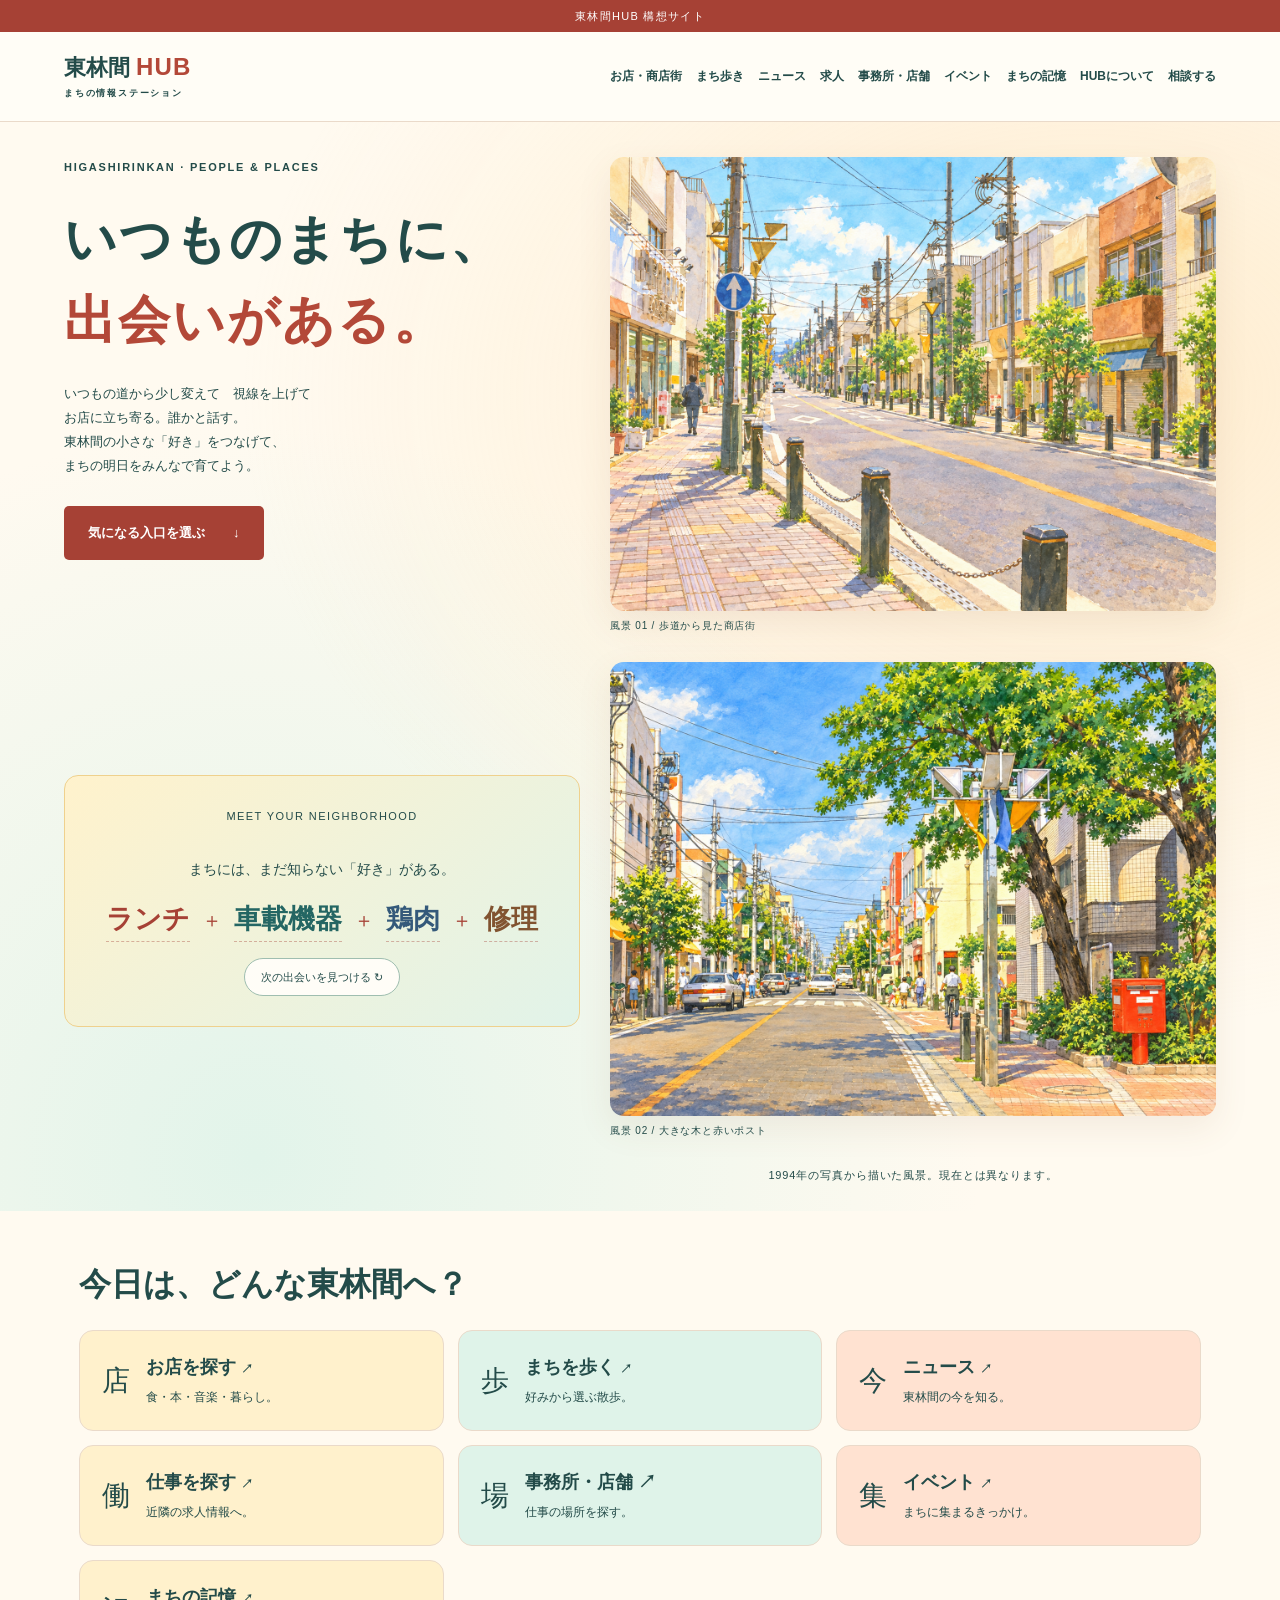
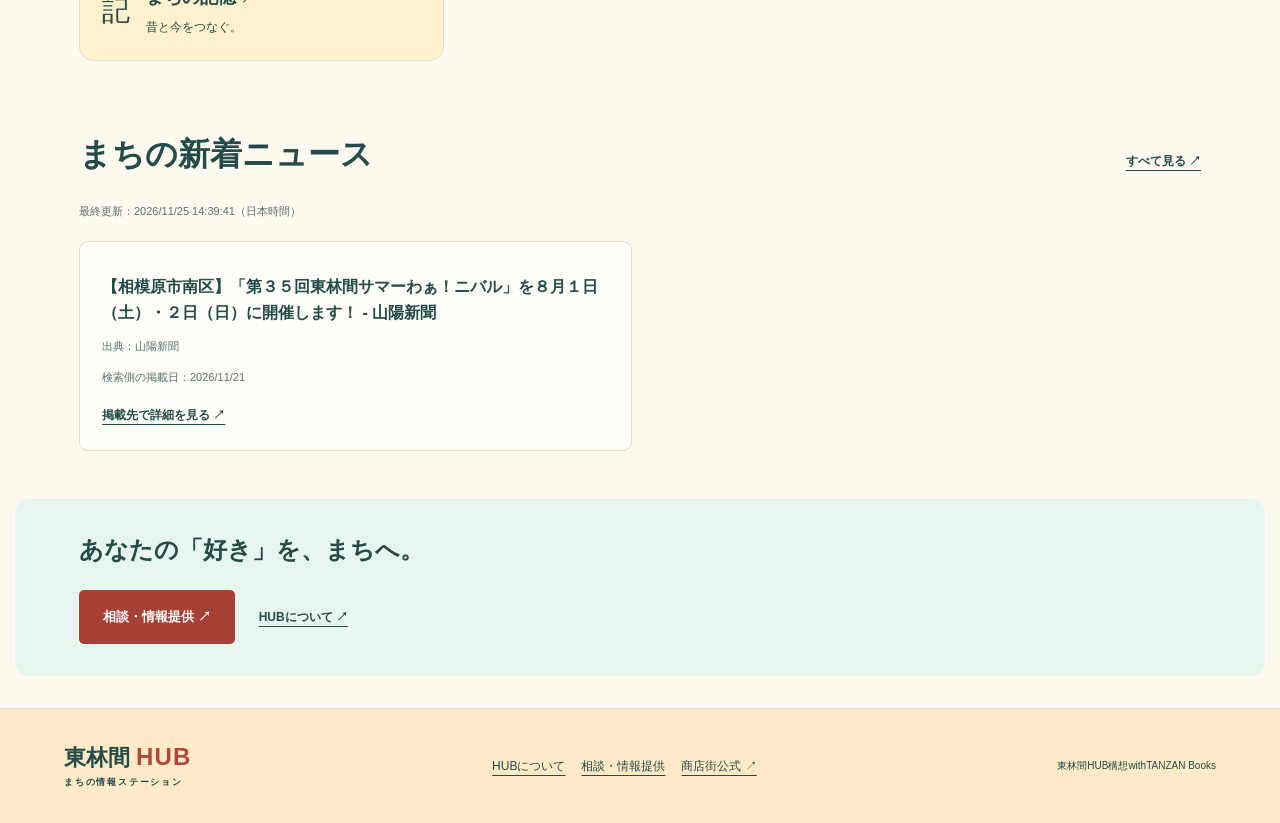
<file: index.html>
<!doctype html>
<html lang="ja"><head><meta charset="utf-8"><meta name="viewport" content="width=device-width,initial-scale=1"><meta name="description" content="東林間HUBのまちで出会う、まちがつながる。。お店、人、まちをつなぐ情報ステーション。"><meta name="theme-color" content="#244d3c"><title>まちで出会う、まちがつながる。｜東林間HUB</title><link rel="stylesheet" href="style.css"><script src="data.js" defer></script><script src="app.js" defer></script></head>
<body><a class="skip" href="#main">本文へ</a><div class="draft">東林間HUB 構想サイト</div><header><a href="index.html" class="brand"><span>東林間<span class="hub">HUB</span><small>まちの情報ステーション</small></span></a><button id="menu" class="menu" aria-expanded="false" aria-controls="nav">メニュー ☰</button><nav id="nav" aria-label="メインメニュー"><a href="shops.html">お店・商店街</a><a href="walk.html">まち歩き</a><a href="news.html">ニュース</a><a href="jobs.html">求人</a><a href="properties.html">事務所・店舗</a><a href="events.html">イベント</a><a href="memory.html">まちの記憶</a><a href="about.html">HUBについて</a><a href="contact.html">相談する</a></nav></header><main id="main"><section class="hero"><div class="hero-copy"><p class="eyebrow">HIGASHIRINKAN · PEOPLE & PLACES</p><h1>いつものまちに、<br><span>出会いがある。</span></h1><p class="lead">いつもの道から少し変えて　視線を上げて<br>お店に立ち寄る。誰かと話す。<br>東林間の小さな「好き」をつなげて、<br>まちの明日をみんなで育てよう。</p><a class="button" href="#explore">気になる入口を選ぶ <span>↓</span></a><p class="hero-note">神奈川県相模原市 · 東林間</p></div><div class="hero-art"><div class="hero-gallery"><figure><img src="assets/higashirinkan-1994-01.png" alt="1枚目の1994年の東林間の写真をもとにしたイラスト。鎖付きの柵がある歩道と商店街。" width="1448" height="1086"><figcaption>風景 01 / 歩道から見た商店街</figcaption></figure><figure><img src="assets/higashirinkan-1994-02.png" alt="2枚目の1994年の東林間の写真をもとにしたイラスト。大きな木と赤いポストがある通り。" width="1448" height="1086"><figcaption>風景 02 / 大きな木と赤いポスト</figcaption></figure></div><span class="art-caption">1994年の写真から描いた風景。現在とは異なります。</span></div><div class="ticker"><span>MEET YOUR NEIGHBORHOOD</span><b>まちを育てる</b><i>＋</i><b>お店と出会う</b><i>＋</i><b>人と出会う</b><i>＋</i><b>本と出会う</b></div></section><section id="explore" class="section home-explore"><h2>今日は、どんな東林間へ？</h2><div class="entry-grid"><a class="entry-card" href="shops.html"><span class="entry-icon">店</span><div><h3>お店を探す <span>↗</span></h3><p>食・本・音楽・暮らし。</p></div></a><a class="entry-card" href="walk.html"><span class="entry-icon">歩</span><div><h3>まちを歩く <span>↗</span></h3><p>好みから選ぶ散歩。</p></div></a><a class="entry-card" href="news.html"><span class="entry-icon">今</span><div><h3>ニュース <span>↗</span></h3><p>東林間の今を知る。</p></div></a><a class="entry-card" href="jobs.html"><span class="entry-icon">働</span><div><h3>仕事を探す <span>↗</span></h3><p>近隣の求人情報へ。</p></div></a><a class="entry-card" href="properties.html"><span class="entry-icon">場</span><div><h3>事務所・店舗 ↗</h3><p>仕事の場所を探す。</p></div></a><a class="entry-card" href="events.html"><span class="entry-icon">集</span><div><h3>イベント <span>↗</span></h3><p>まちに集まるきっかけ。</p></div></a><a class="entry-card" href="memory.html"><span class="entry-icon">記</span><div><h3>まちの記憶 <span>↗</span></h3><p>昔と今をつなぐ。</p></div></a></div></section><section class="section home-news"><div class="section-heading"><h2>まちの新着ニュース</h2><a class="text-link" href="news.html">すべて見る ↗</a></div><p id="news-updated" class="editor-note"></p><div id="news-feed" class="live-grid" data-limit="2" data-compact="true"></div></section><section class="section home-cta"><h2>あなたの「好き」を、まちへ。</h2><div><a class="button" href="contact.html">相談・情報提供 ↗</a><a class="text-link" href="about.html">HUBについて ↗</a></div></section></main><footer><a href="index.html" class="brand"><span>東林間<span class="hub">HUB</span><small>まちの情報ステーション</small></span></a><div class="footer-links"><a href="about.html">HUBについて</a><a href="contact.html">相談・情報提供</a><a href="https://www.higashi-rinkan.net/" target="_blank" rel="noopener noreferrer">商店街公式 ↗</a></div><small>東林間HUB構想withTANZAN Books</small></footer><dialog id="detail"><button id="close-detail" class="close" aria-label="閉じる">×</button><div id="detail-content"></div></dialog></body></html>
</file>
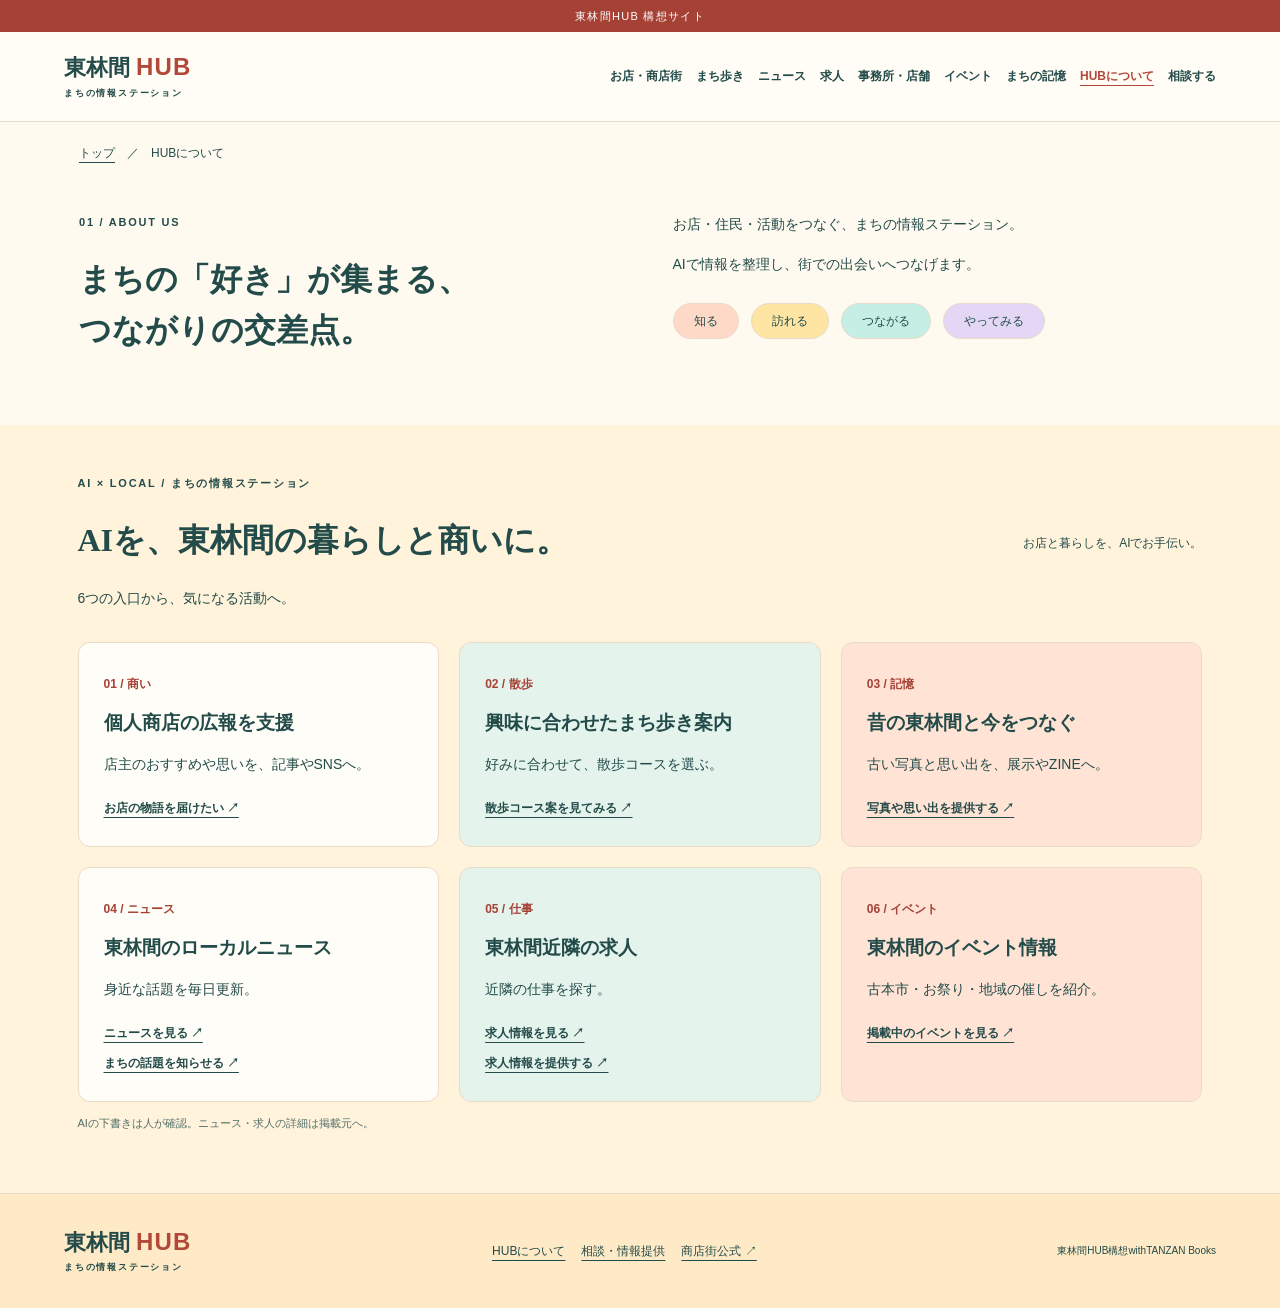
<file: about.html>
<!doctype html>
<html lang="ja"><head><meta charset="utf-8"><meta name="viewport" content="width=device-width,initial-scale=1"><meta name="description" content="東林間HUBのHUBについて。お店、人、まちをつなぐ情報ステーション。"><meta name="theme-color" content="#244d3c"><title>HUBについて｜東林間HUB</title><link rel="stylesheet" href="style.css"><script src="data.js" defer></script><script src="app.js" defer></script></head>
<body><a class="skip" href="#main">本文へ</a><div class="draft">東林間HUB 構想サイト</div><header><a href="index.html" class="brand"><span>東林間<span class="hub">HUB</span><small>まちの情報ステーション</small></span></a><button id="menu" class="menu" aria-expanded="false" aria-controls="nav">メニュー ☰</button><nav id="nav" aria-label="メインメニュー"><a href="shops.html">お店・商店街</a><a href="walk.html">まち歩き</a><a href="news.html">ニュース</a><a href="jobs.html">求人</a><a href="events.html">イベント</a><a href="memory.html">まちの記憶</a><a href="about.html" aria-current="page">HUBについて</a><a href="contact.html">相談する</a></nav></header><main id="main"><div class="breadcrumb"><a href="index.html">トップ</a><span>／</span><span>HUBについて</span></div><section id="about" class="section about"><div><p class="eyebrow">01 / ABOUT US</p><h1 class="page-title">まちの「好き」が集まる、<br>つながりの交差点。</h1></div><div><p>お店・住民・活動をつなぐ、まちの情報ステーション。</p><p>AIで情報を整理し、街での出会いへつなげます。</p><div class="pill-row"><span>知る</span><span>訪れる</span><span>つながる</span><span>やってみる</span></div></div></section><section id="ai-hub" class="section ai-hub"><div class="section-heading"><div><p class="eyebrow">AI × LOCAL / まちの情報ステーション</p><h2>AIを、東林間の暮らしと商いに。</h2></div><p>お店と暮らしを、AIでお手伝い。</p></div><p>6つの入口から、気になる活動へ。</p><div class="ai-grid">
<article class="ai-card"><span class="ai-number">01 / 商い</span><h3>個人商店の広報を支援</h3><p>店主のおすすめや思いを、記事やSNSへ。</p><a class="text-link" data-consult="個人商店のAI広報支援" href="contact.html">お店の物語を届けたい ↗</a></article>
<article class="ai-card"><span class="ai-number">02 / 散歩</span><h3>興味に合わせたまち歩き案内</h3><p>好みに合わせて、散歩コースを選ぶ。</p><a class="text-link" href="walk.html">散歩コース案を見てみる ↗</a></article>
<article class="ai-card"><span class="ai-number">03 / 記憶</span><h3>昔の東林間と今をつなぐ</h3><p>古い写真と思い出を、展示やZINEへ。</p><a class="text-link" data-consult="街の記憶・展示・ZINEへの情報提供" href="contact.html">写真や思い出を提供する ↗</a></article>
<article class="ai-card"><span class="ai-number">04 / ニュース</span><h3>東林間のローカルニュース</h3><p>身近な話題を毎日更新。</p><a class="text-link" href="news.html">ニュースを見る ↗</a><br><a class="text-link" data-consult="東林間のローカルニュース提供" href="contact.html">まちの話題を知らせる ↗</a></article>
<article class="ai-card"><span class="ai-number">05 / 仕事</span><h3>東林間近隣の求人</h3><p>近隣の仕事を探す。</p><a class="text-link" href="jobs.html">求人情報を見る ↗</a><br><a class="text-link" data-consult="東林間近隣の求人掲載について" href="contact.html">求人情報を提供する ↗</a></article>
<article class="ai-card"><span class="ai-number">06 / イベント</span><h3>東林間のイベント情報</h3><p>古本市・お祭り・地域の催しを紹介。</p><a class="text-link" href="events.html#events">掲載中のイベントを見る ↗</a></article>
</div><p class="editor-note">AIの下書きは人が確認。ニュース・求人の詳細は掲載元へ。</p></section></main><footer><a href="index.html" class="brand"><span>東林間<span class="hub">HUB</span><small>まちの情報ステーション</small></span></a><div class="footer-links"><a href="about.html">HUBについて</a><a href="contact.html">相談・情報提供</a><a href="https://www.higashi-rinkan.net/" target="_blank" rel="noopener noreferrer">商店街公式 ↗</a></div><small>東林間HUB構想withTANZAN Books</small></footer><dialog id="detail"><button id="close-detail" class="close" aria-label="閉じる">×</button><div id="detail-content"></div></dialog></body></html>
</file>
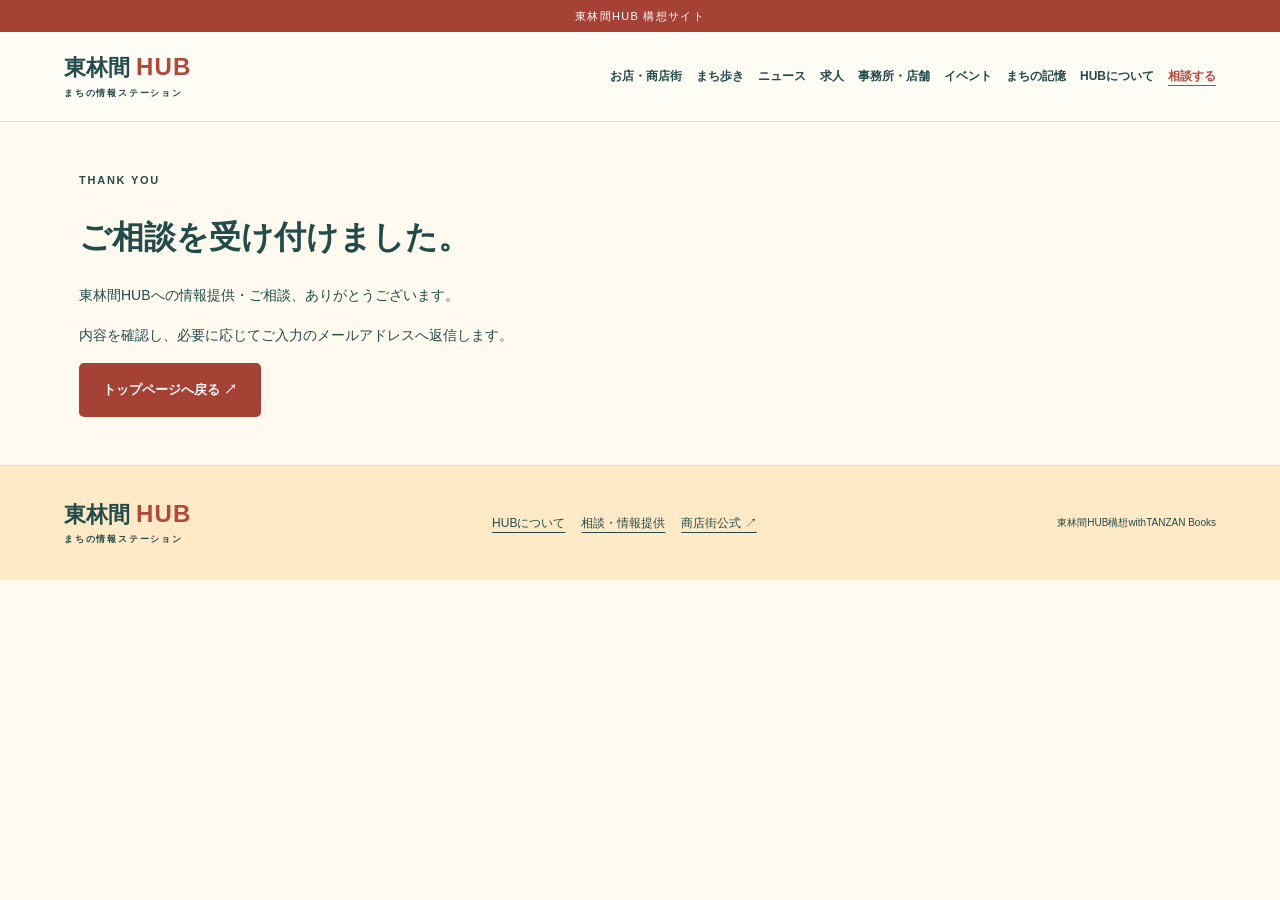
<file: contact-thanks.html>
<!doctype html>
<html lang="ja"><head><meta charset="utf-8"><meta name="viewport" content="width=device-width,initial-scale=1"><meta name="description" content="東林間HUBの相談・情報提供。お店、人、まちをつなぐ情報ステーション。"><meta name="theme-color" content="#244d3c"><title>送信受付｜東林間HUB</title><link rel="stylesheet" href="style.css"><script src="data.js" defer></script><script src="app.js" defer></script></head>
<body><a class="skip" href="#main">本文へ</a><div class="draft">東林間HUB 構想サイト</div><header><a href="index.html" class="brand"><span>東林間<span class="hub">HUB</span><small>まちの情報ステーション</small></span></a><button id="menu" class="menu" aria-expanded="false" aria-controls="nav">メニュー ☰</button><nav id="nav" aria-label="メインメニュー"><a href="shops.html">お店・商店街</a><a href="walk.html">まち歩き</a><a href="news.html">ニュース</a><a href="jobs.html">求人</a><a href="events.html">イベント</a><a href="memory.html">まちの記憶</a><a href="about.html">HUBについて</a><a href="contact.html" aria-current="page">相談する</a></nav></header><main id="main"><section class="section"><p class="eyebrow">THANK YOU</p><h1 class="page-title">ご相談を受け付けました。</h1><p>東林間HUBへの情報提供・ご相談、ありがとうございます。</p><p>内容を確認し、必要に応じてご入力のメールアドレスへ返信します。</p><a class="button" href="index.html">トップページへ戻る ↗</a></section></main><footer><a href="index.html" class="brand"><span>東林間<span class="hub">HUB</span><small>まちの情報ステーション</small></span></a><div class="footer-links"><a href="about.html">HUBについて</a><a href="contact.html">相談・情報提供</a><a href="https://www.higashi-rinkan.net/" target="_blank" rel="noopener noreferrer">商店街公式 ↗</a></div><small>東林間HUB構想withTANZAN Books</small></footer><dialog id="detail"><button id="close-detail" class="close" aria-label="閉じる">×</button><div id="detail-content"></div></dialog></body></html>
</file>
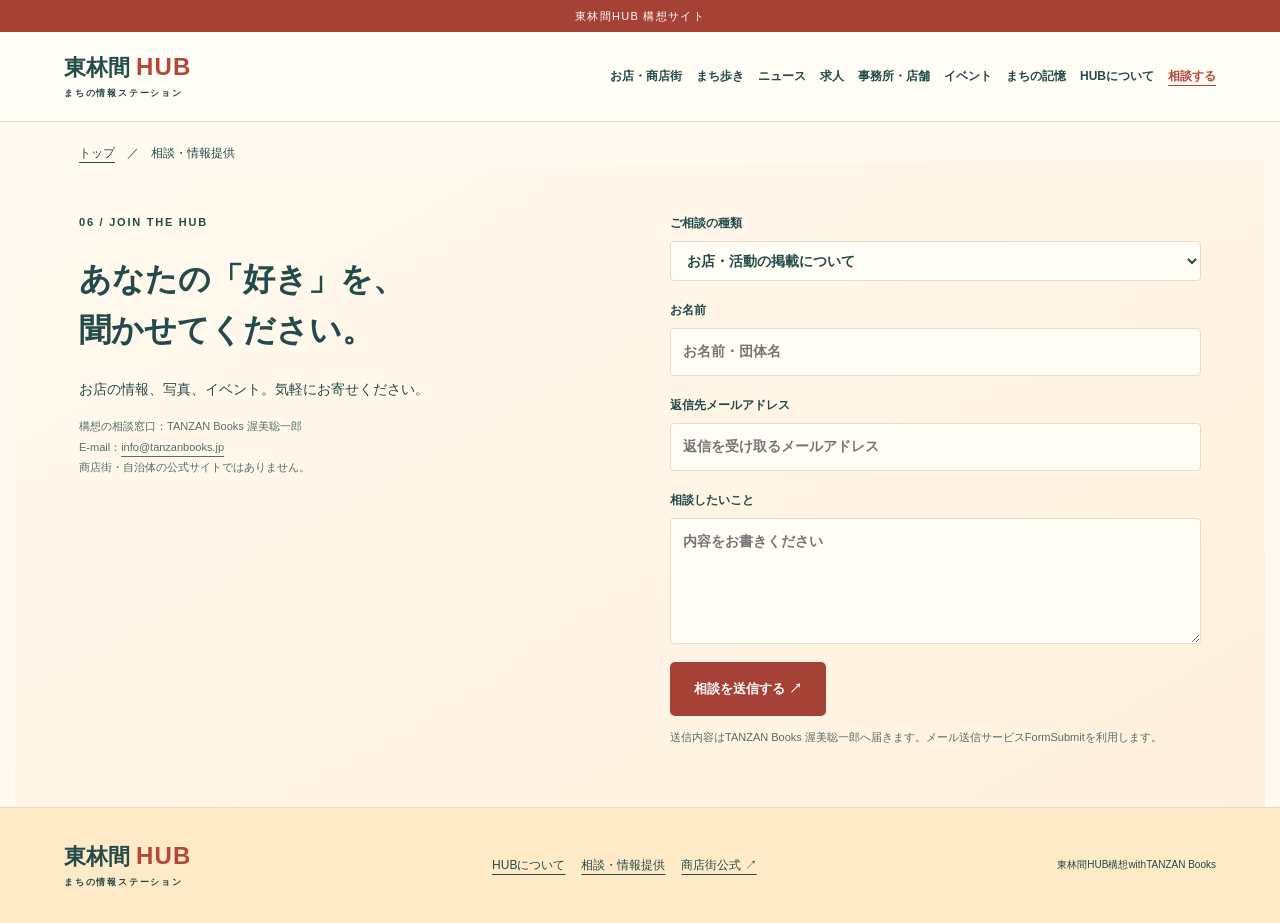
<file: contact.html>
<!doctype html>
<html lang="ja"><head><meta charset="utf-8"><meta name="viewport" content="width=device-width,initial-scale=1"><meta name="description" content="東林間HUBの相談・情報提供。お店、人、まちをつなぐ情報ステーション。"><meta name="theme-color" content="#244d3c"><title>相談・情報提供｜東林間HUB</title><link rel="stylesheet" href="style.css"><script src="data.js" defer></script><script src="app.js" defer></script></head>
<body><a class="skip" href="#main">本文へ</a><div class="draft">東林間HUB 構想サイト</div><header><a href="index.html" class="brand"><span>東林間<span class="hub">HUB</span><small>まちの情報ステーション</small></span></a><button id="menu" class="menu" aria-expanded="false" aria-controls="nav">メニュー ☰</button><nav id="nav" aria-label="メインメニュー"><a href="shops.html">お店・商店街</a><a href="walk.html">まち歩き</a><a href="news.html">ニュース</a><a href="jobs.html">求人</a><a href="events.html">イベント</a><a href="memory.html">まちの記憶</a><a href="about.html">HUBについて</a><a href="contact.html" aria-current="page">相談する</a></nav></header><main id="main"><div class="breadcrumb"><a href="index.html">トップ</a><span>／</span><span>相談・情報提供</span></div><section id="join" class="section join"><div><p class="eyebrow">06 / JOIN THE HUB</p><h1 class="page-title">あなたの「好き」を、<br>聞かせてください。</h1><p>お店の情報、写真、イベント。気軽にお寄せください。</p><p class="editor-note">構想の相談窓口：TANZAN Books 渥美聡一郎<br>E-mail：<a href="mailto:info@tanzanbooks.jp">info@tanzanbooks.jp</a><br>商店街・自治体の公式サイトではありません。</p></div><form id="contact-form" data-direct-email="true" action="https://formsubmit.co/info@tanzanbooks.jp" method="POST" accept-charset="UTF-8"><input type="hidden" name="_subject" value="【東林間HUB】お問い合わせ・相談"><input type="hidden" name="_template" value="table"><input id="contact-next" type="hidden" name="_next" value="https://tanzanbooks.github.io/higashirinkan-hub/contact-thanks.html"><input type="text" name="_honey" tabindex="-1" autocomplete="off" style="display:none" aria-hidden="true"><label>ご相談の種類<select id="topic" name="相談の種類"><option>お店・活動の掲載について</option><option>イベントの情報提供・相談</option><option>町の記憶・写真の提供</option><option>AI・デジタル活用の相談</option><option>東林間HUBへの参加</option><option>個人商店のAI広報支援</option><option>東林間まち歩き案内のアイデア・相談</option><option>街の記憶・展示・ZINEへの情報提供</option><option>東林間のローカルニュース提供</option><option>東林間近隣の求人掲載について</option></select></label><label>お名前<input name="お名前" id="name" autocomplete="name" required maxlength="100" placeholder="お名前・団体名"></label><label>返信先メールアドレス<input id="email" name="email" type="email" autocomplete="email" required maxlength="254" placeholder="返信を受け取るメールアドレス"></label><label>相談したいこと<textarea name="相談内容" id="message" rows="4" required maxlength="3000" placeholder="内容をお書きください"></textarea></label><button class="button" type="submit">相談を送信する ↗</button><p class="editor-note">送信内容はTANZAN Books 渥美聡一郎へ届きます。メール送信サービスFormSubmitを利用します。</p><p id="contact-status" role="status" aria-live="polite"></p></form></section></main><footer><a href="index.html" class="brand"><span>東林間<span class="hub">HUB</span><small>まちの情報ステーション</small></span></a><div class="footer-links"><a href="about.html">HUBについて</a><a href="contact.html">相談・情報提供</a><a href="https://www.higashi-rinkan.net/" target="_blank" rel="noopener noreferrer">商店街公式 ↗</a></div><small>東林間HUB構想withTANZAN Books</small></footer><dialog id="detail"><button id="close-detail" class="close" aria-label="閉じる">×</button><div id="detail-content"></div></dialog></body></html>
</file>
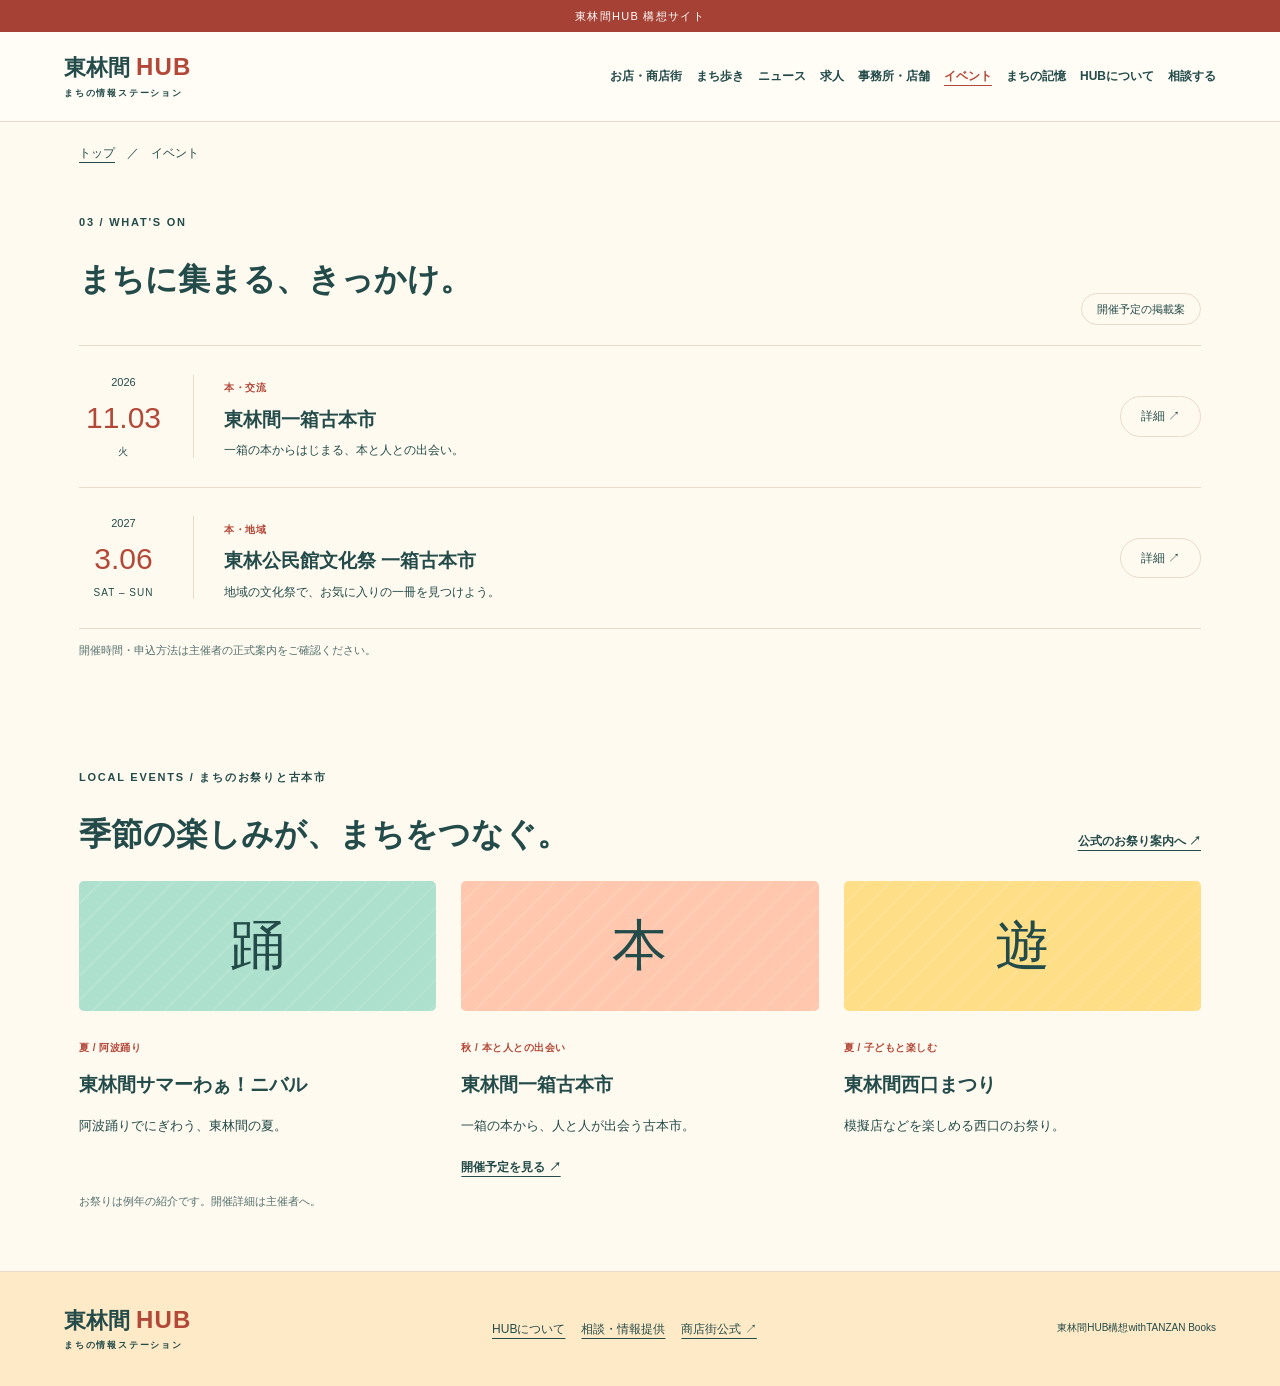
<file: events.html>
<!doctype html>
<html lang="ja"><head><meta charset="utf-8"><meta name="viewport" content="width=device-width,initial-scale=1"><meta name="description" content="東林間HUBのイベント。お店、人、まちをつなぐ情報ステーション。"><meta name="theme-color" content="#244d3c"><title>イベント｜東林間HUB</title><link rel="stylesheet" href="style.css"><script src="data.js" defer></script><script src="app.js" defer></script></head>
<body><a class="skip" href="#main">本文へ</a><div class="draft">東林間HUB 構想サイト</div><header><a href="index.html" class="brand"><span>東林間<span class="hub">HUB</span><small>まちの情報ステーション</small></span></a><button id="menu" class="menu" aria-expanded="false" aria-controls="nav">メニュー ☰</button><nav id="nav" aria-label="メインメニュー"><a href="shops.html">お店・商店街</a><a href="walk.html">まち歩き</a><a href="news.html">ニュース</a><a href="jobs.html">求人</a><a href="events.html" aria-current="page">イベント</a><a href="memory.html">まちの記憶</a><a href="about.html">HUBについて</a><a href="contact.html">相談する</a></nav></header><main id="main"><div class="breadcrumb"><a href="index.html">トップ</a><span>／</span><span>イベント</span></div><section id="events" class="section events"><div class="section-heading"><div><p class="eyebrow">03 / WHAT'S ON</p><h1 class="page-title">まちに集まる、きっかけ。</h1></div><span class="outline-tag">開催予定の掲載案</span></div><div id="event-list"></div><p class="editor-note">開催時間・申込方法は主催者の正式案内をご確認ください。</p></section><section id="festivals" class="section festivals"><div class="section-heading"><div><p class="eyebrow">LOCAL EVENTS / まちのお祭りと古本市</p><h2>季節の楽しみが、まちをつなぐ。</h2></div><a class="text-link" href="https://www.higashi-rinkan.net/event.html" target="_blank" rel="noopener noreferrer">公式のお祭り案内へ ↗</a></div><div class="festival-grid"><article><div class="festival-mark summer">踊</div><span class="tag">夏 / 阿波踊り</span><h3>東林間サマーわぁ！ニバル</h3><p>阿波踊りでにぎわう、東林間の夏。</p></article><article><div class="festival-mark autumn">本</div><span class="tag">秋 / 本と人との出会い</span><h3>東林間一箱古本市</h3><p>一箱の本から、人と人が出会う古本市。</p><a class="text-link" href="events.html#events">開催予定を見る ↗</a></article><article><div class="festival-mark family">遊</div><span class="tag">夏 / 子どもと楽しむ</span><h3>東林間西口まつり</h3><p>模擬店などを楽しめる西口のお祭り。</p></article></div><p class="editor-note">お祭りは例年の紹介です。開催詳細は主催者へ。</p></section></main><footer><a href="index.html" class="brand"><span>東林間<span class="hub">HUB</span><small>まちの情報ステーション</small></span></a><div class="footer-links"><a href="about.html">HUBについて</a><a href="contact.html">相談・情報提供</a><a href="https://www.higashi-rinkan.net/" target="_blank" rel="noopener noreferrer">商店街公式 ↗</a></div><small>東林間HUB構想withTANZAN Books</small></footer><dialog id="detail"><button id="close-detail" class="close" aria-label="閉じる">×</button><div id="detail-content"></div></dialog></body></html>
</file>
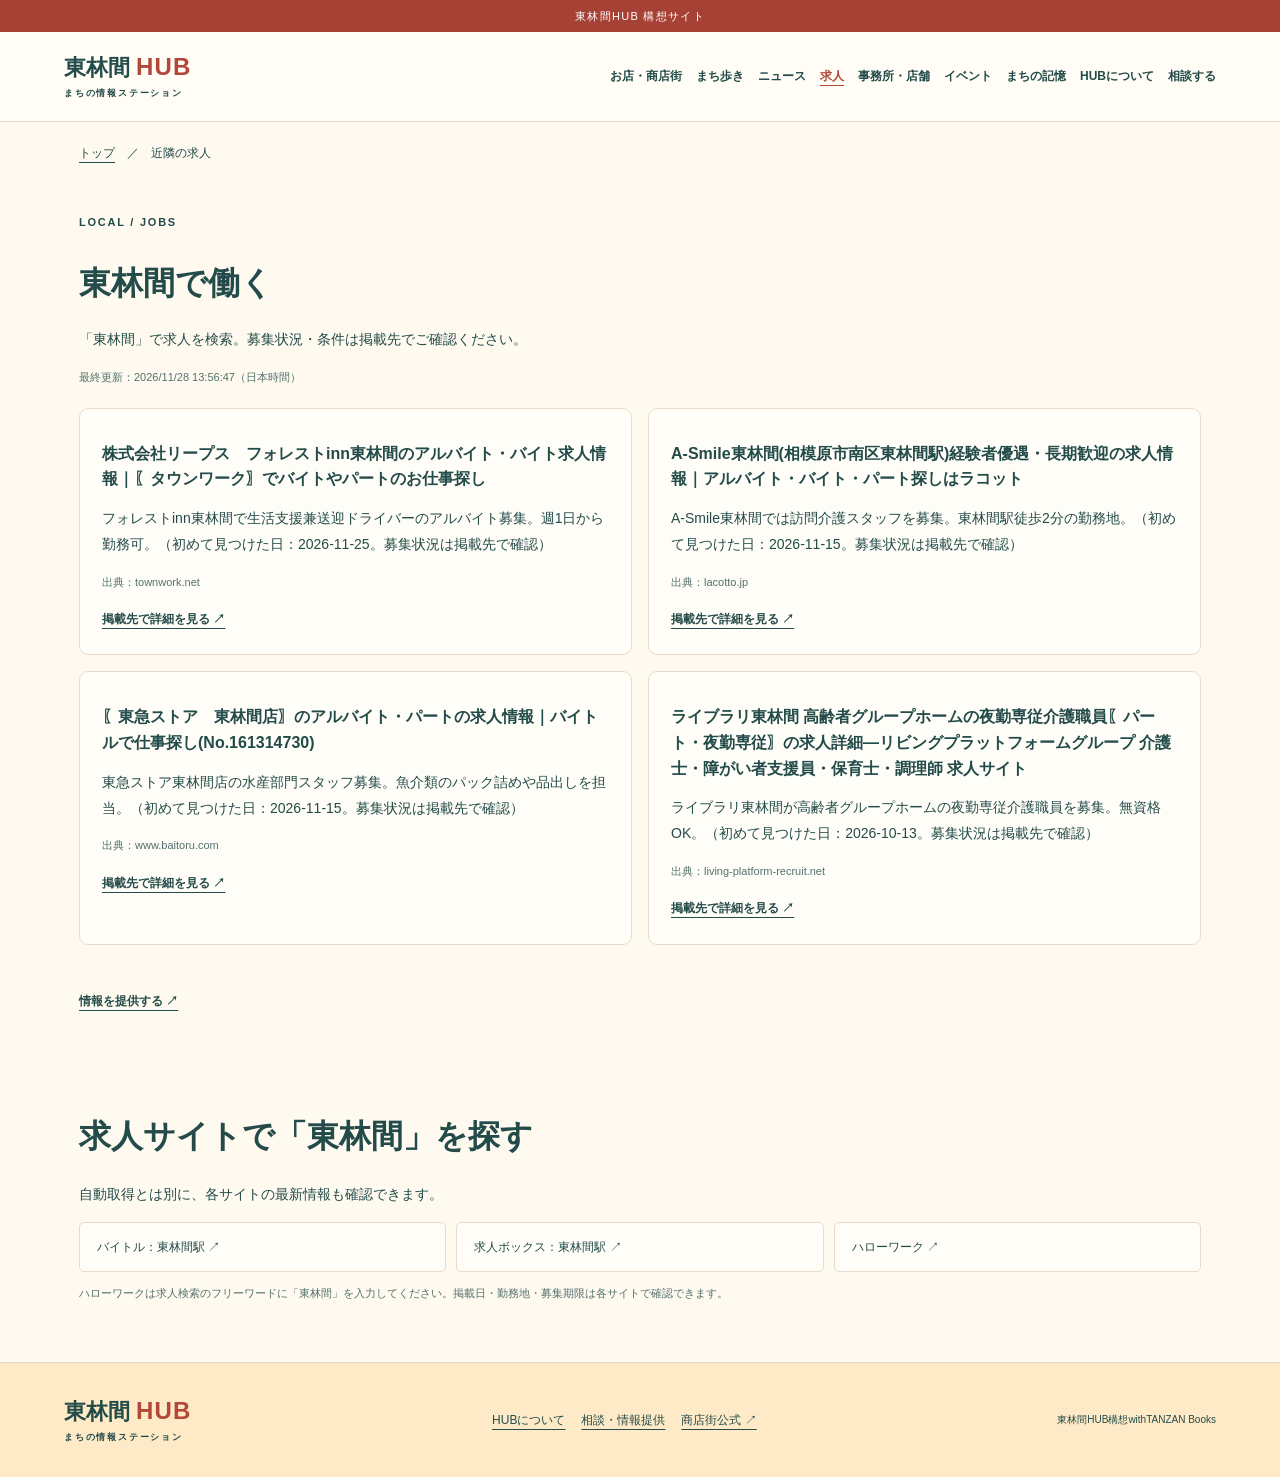
<file: jobs.html>
<!doctype html>
<html lang="ja"><head><meta charset="utf-8"><meta name="viewport" content="width=device-width,initial-scale=1"><meta name="description" content="東林間HUBの近隣の求人。お店、人、まちをつなぐ情報ステーション。"><meta name="theme-color" content="#244d3c"><title>近隣の求人｜東林間HUB</title><link rel="stylesheet" href="style.css"><script src="data.js" defer></script><script src="app.js" defer></script></head>
<body><a class="skip" href="#main">本文へ</a><div class="draft">東林間HUB 構想サイト</div><header><a href="index.html" class="brand"><span>東林間<span class="hub">HUB</span><small>まちの情報ステーション</small></span></a><button id="menu" class="menu" aria-expanded="false" aria-controls="nav">メニュー ☰</button><nav id="nav" aria-label="メインメニュー"><a href="shops.html">お店・商店街</a><a href="walk.html">まち歩き</a><a href="news.html">ニュース</a><a href="jobs.html" aria-current="page">求人</a><a href="events.html">イベント</a><a href="memory.html">まちの記憶</a><a href="about.html">HUBについて</a><a href="contact.html">相談する</a></nav></header><main id="main"><div class="breadcrumb"><a href="index.html">トップ</a><span>／</span><span>近隣の求人</span></div><section class="section feed-page"><p class="eyebrow">LOCAL / JOBS</p><h1>東林間で働く</h1><p>「東林間」で求人を検索。募集状況・条件は掲載先でご確認ください。</p><p id="jobs-updated" class="editor-note"></p><div id="jobs-feed" class="live-grid"></div><a class="text-link" href="contact.html">情報を提供する ↗</a></section><section class="section"><h2>求人サイトで「東林間」を探す</h2><p>自動取得とは別に、各サイトの最新情報も確認できます。</p><div class="directory-grid"><a class="directory-link" href="https://www.baitoru.com/kanto/jlist/2312higashirinkaneki/" target="_blank" rel="noopener noreferrer">バイトル：東林間駅 ↗</a><a class="directory-link" href="https://xn--pckua2a7gp15o89zb.com/%E7%9B%B8%E6%A8%A1%E5%8E%9F%E5%B8%82%E6%9D%B1%E6%9E%97%E9%96%93%E9%A7%85%E3%81%A7%E3%81%AE%E4%BB%95%E4%BA%8B" target="_blank" rel="noopener noreferrer">求人ボックス：東林間駅 ↗</a><a class="directory-link" href="https://www.hellowork.mhlw.go.jp/" target="_blank" rel="noopener noreferrer">ハローワーク ↗</a></div><p class="editor-note">ハローワークは求人検索のフリーワードに「東林間」を入力してください。掲載日・勤務地・募集期限は各サイトで確認できます。</p></section></main><footer><a href="index.html" class="brand"><span>東林間<span class="hub">HUB</span><small>まちの情報ステーション</small></span></a><div class="footer-links"><a href="about.html">HUBについて</a><a href="contact.html">相談・情報提供</a><a href="https://www.higashi-rinkan.net/" target="_blank" rel="noopener noreferrer">商店街公式 ↗</a></div><small>東林間HUB構想withTANZAN Books</small></footer><dialog id="detail"><button id="close-detail" class="close" aria-label="閉じる">×</button><div id="detail-content"></div></dialog></body></html>
</file>
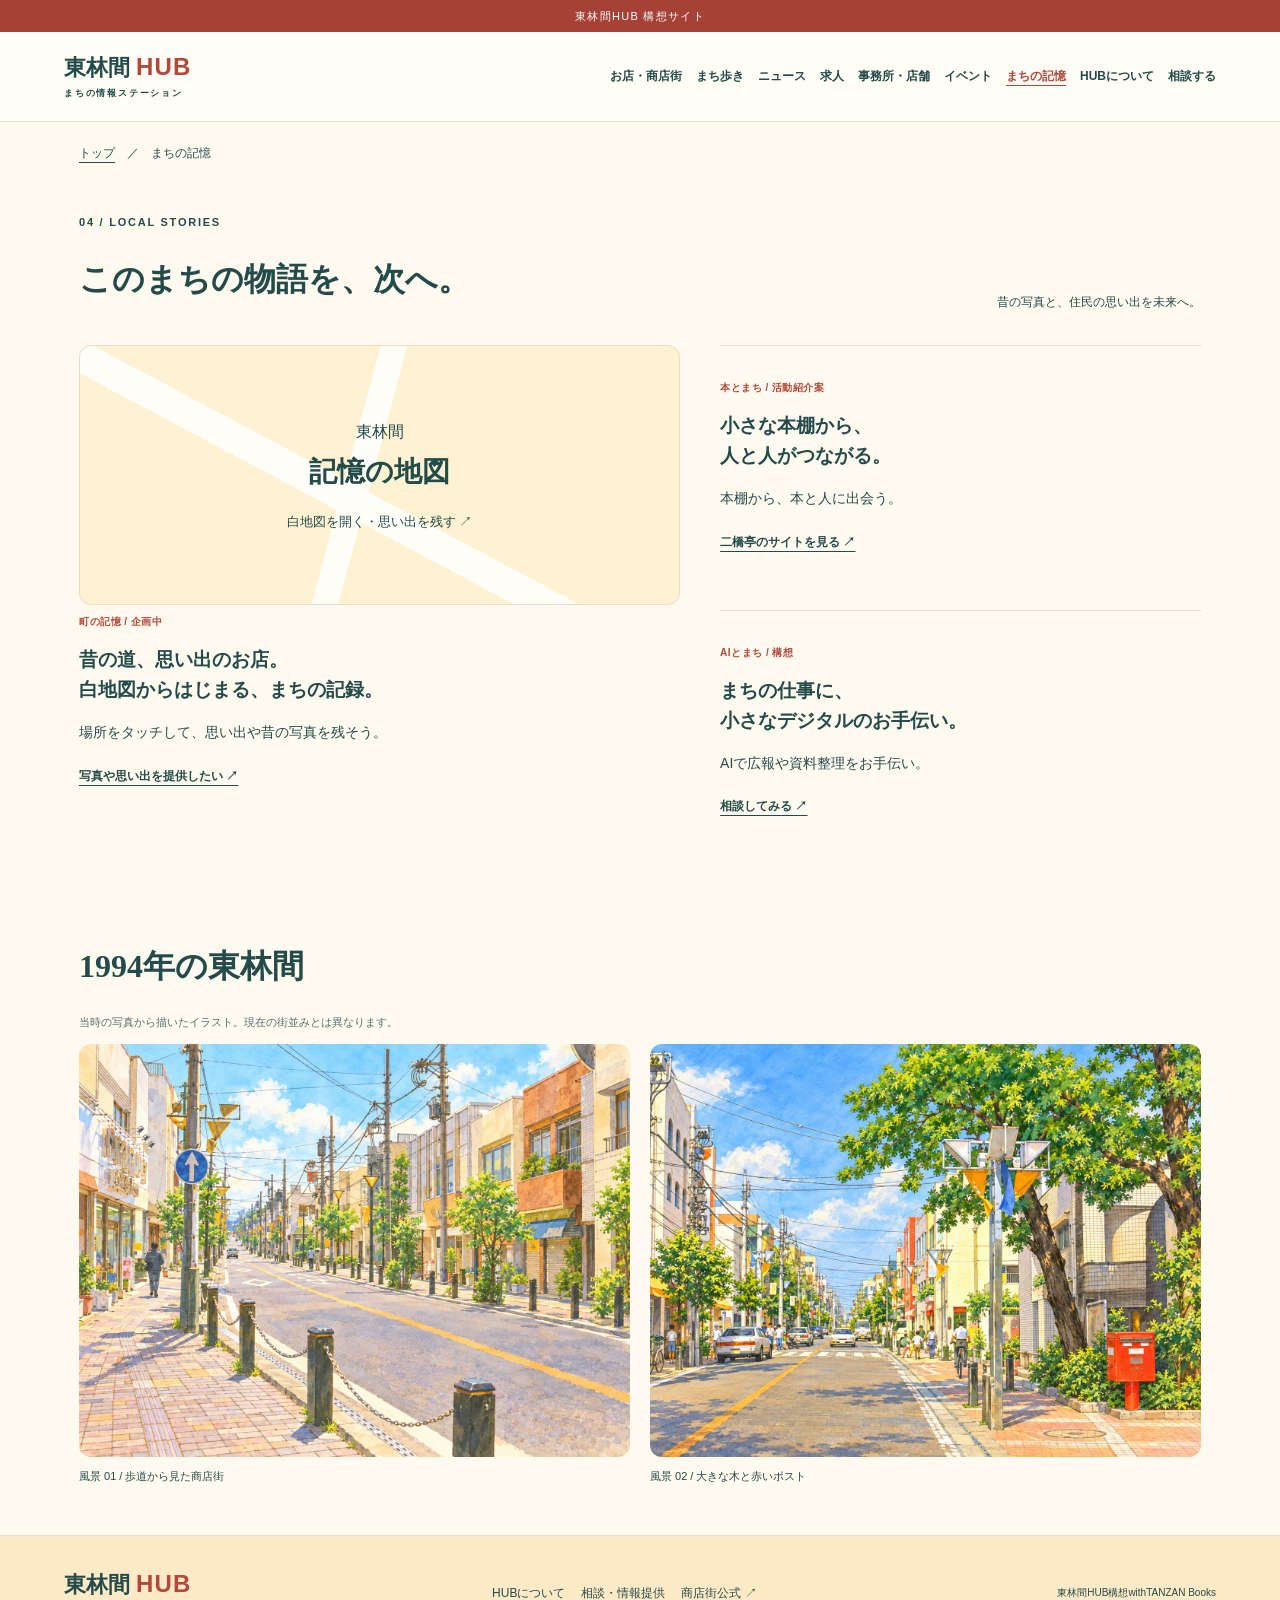
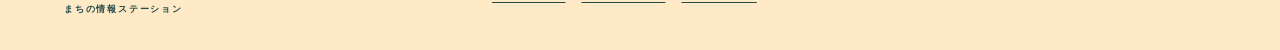
<file: memory.html>
<!doctype html>
<html lang="ja"><head><meta charset="utf-8"><meta name="viewport" content="width=device-width,initial-scale=1"><meta name="description" content="東林間HUBのまちの記憶。お店、人、まちをつなぐ情報ステーション。"><meta name="theme-color" content="#244d3c"><title>まちの記憶｜東林間HUB</title><link rel="stylesheet" href="style.css"><link rel="stylesheet" href="memory-map.css"><script src="data.js" defer></script><script src="app.js" defer></script></head>
<body><a class="skip" href="#main">本文へ</a><div class="draft">東林間HUB 構想サイト</div><header><a href="index.html" class="brand"><span>東林間<span class="hub">HUB</span><small>まちの情報ステーション</small></span></a><button id="menu" class="menu" aria-expanded="false" aria-controls="nav">メニュー ☰</button><nav id="nav" aria-label="メインメニュー"><a href="shops.html">お店・商店街</a><a href="walk.html">まち歩き</a><a href="news.html">ニュース</a><a href="jobs.html">求人</a><a href="events.html">イベント</a><a href="memory.html" aria-current="page">まちの記憶</a><a href="about.html">HUBについて</a><a href="contact.html">相談する</a></nav></header><main id="main"><div class="breadcrumb"><a href="index.html">トップ</a><span>／</span><span>まちの記憶</span></div><section id="stories" class="section stories"><div class="section-heading"><div><p class="eyebrow">04 / LOCAL STORIES</p><h1 class="page-title">このまちの物語を、次へ。</h1></div><p>昔の写真と、住民の思い出を未来へ。</p></div><div class="story-grid"><article class="story-feature"><a class="memory-map-link" href="memory-map.html"><span>東林間<strong>記憶の地図</strong><small>白地図を開く・思い出を残す ↗</small></span></a><div><span class="tag">町の記憶 / 企画中</span><h3>昔の道、思い出のお店。<br>白地図からはじまる、まちの記録。</h3><p>場所をタッチして、思い出や昔の写真を残そう。</p><a href="contact.html" class="text-link">写真や思い出を提供したい ↗</a></div></article><div class="story-aside"><article><span class="tag">本とまち / 活動紹介案</span><h3>小さな本棚から、<br>人と人がつながる。</h3><p>本棚から、本と人に出会う。</p><a href="https://nikyoutei.jp/" target="_blank" rel="noopener noreferrer" class="text-link">二橋亭のサイトを見る ↗</a></article><article><span class="tag">AIとまち / 構想</span><h3>まちの仕事に、<br>小さなデジタルのお手伝い。</h3><p>AIで広報や資料整理をお手伝い。</p><a href="contact.html" class="text-link">相談してみる ↗</a></article></div></div></section><section class="section historical"><h2>1994年の東林間</h2><p class="editor-note">当時の写真から描いたイラスト。現在の街並みとは異なります。</p><div class="memory-gallery"><figure><img src="assets/higashirinkan-1994-01.png" alt="1枚目の1994年の東林間の写真をもとにしたイラスト。鎖付きの柵がある歩道と商店街。" width="1448" height="1086"><figcaption>風景 01 / 歩道から見た商店街</figcaption></figure><figure><img src="assets/higashirinkan-1994-02.png" alt="2枚目の1994年の東林間の写真をもとにしたイラスト。大きな木と赤いポストがある通り。" width="1448" height="1086"><figcaption>風景 02 / 大きな木と赤いポスト</figcaption></figure></div></section></main><footer><a href="index.html" class="brand"><span>東林間<span class="hub">HUB</span><small>まちの情報ステーション</small></span></a><div class="footer-links"><a href="about.html">HUBについて</a><a href="contact.html">相談・情報提供</a><a href="https://www.higashi-rinkan.net/" target="_blank" rel="noopener noreferrer">商店街公式 ↗</a></div><small>東林間HUB構想withTANZAN Books</small></footer><dialog id="detail"><button id="close-detail" class="close" aria-label="閉じる">×</button><div id="detail-content"></div></dialog></body></html>
</file>
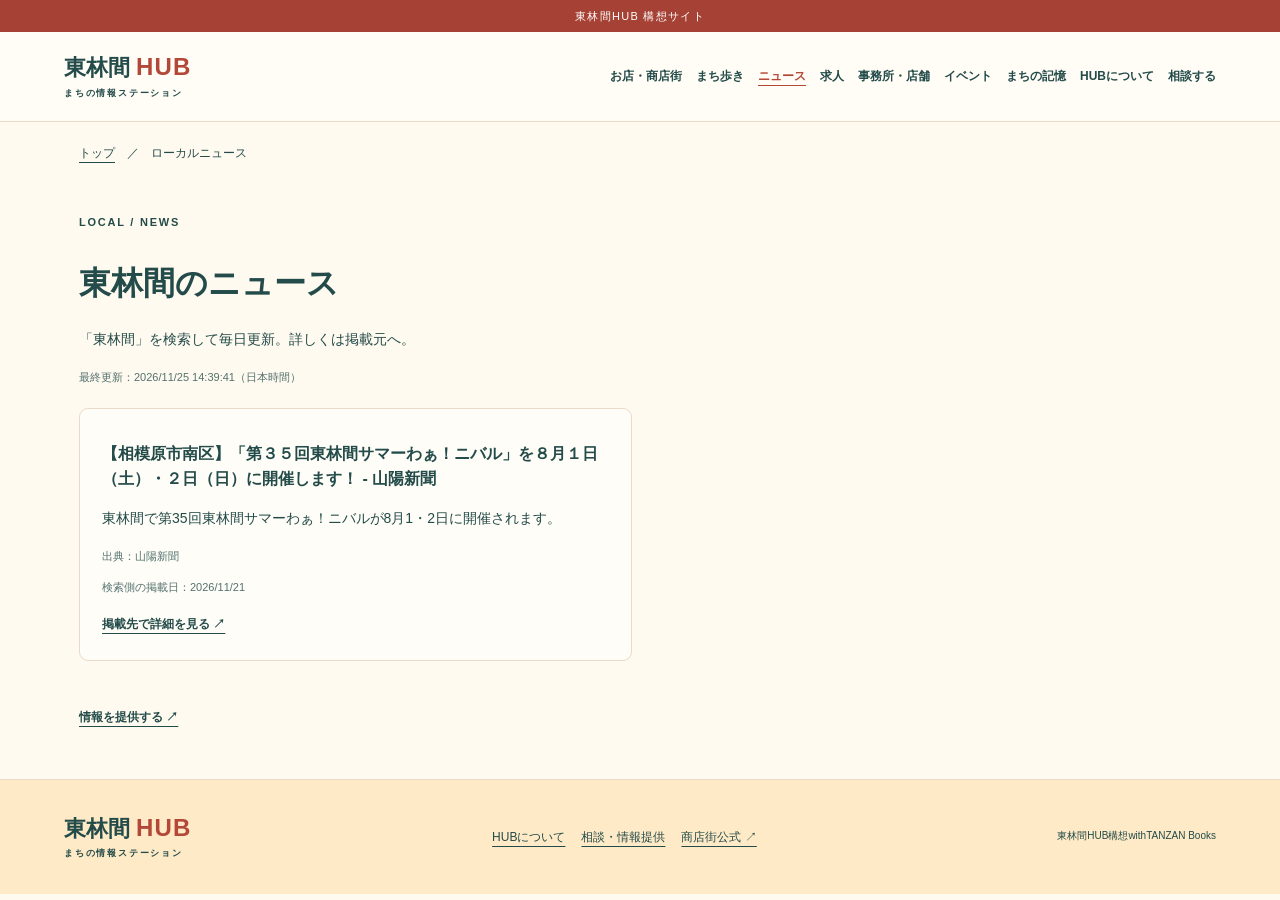
<file: news.html>
<!doctype html>
<html lang="ja"><head><meta charset="utf-8"><meta name="viewport" content="width=device-width,initial-scale=1"><meta name="description" content="東林間HUBのローカルニュース。お店、人、まちをつなぐ情報ステーション。"><meta name="theme-color" content="#244d3c"><title>ローカルニュース｜東林間HUB</title><link rel="stylesheet" href="style.css"><script src="data.js" defer></script><script src="app.js" defer></script></head>
<body><a class="skip" href="#main">本文へ</a><div class="draft">東林間HUB 構想サイト</div><header><a href="index.html" class="brand"><span>東林間<span class="hub">HUB</span><small>まちの情報ステーション</small></span></a><button id="menu" class="menu" aria-expanded="false" aria-controls="nav">メニュー ☰</button><nav id="nav" aria-label="メインメニュー"><a href="shops.html">お店・商店街</a><a href="walk.html">まち歩き</a><a href="news.html" aria-current="page">ニュース</a><a href="jobs.html">求人</a><a href="events.html">イベント</a><a href="memory.html">まちの記憶</a><a href="about.html">HUBについて</a><a href="contact.html">相談する</a></nav></header><main id="main"><div class="breadcrumb"><a href="index.html">トップ</a><span>／</span><span>ローカルニュース</span></div><section class="section feed-page"><p class="eyebrow">LOCAL / NEWS</p><h1>東林間のニュース</h1><p>「東林間」を検索して毎日更新。詳しくは掲載元へ。</p><p id="news-updated" class="editor-note"></p><div id="news-feed" class="live-grid"></div><a class="text-link" href="contact.html">情報を提供する ↗</a></section></main><footer><a href="index.html" class="brand"><span>東林間<span class="hub">HUB</span><small>まちの情報ステーション</small></span></a><div class="footer-links"><a href="about.html">HUBについて</a><a href="contact.html">相談・情報提供</a><a href="https://www.higashi-rinkan.net/" target="_blank" rel="noopener noreferrer">商店街公式 ↗</a></div><small>東林間HUB構想withTANZAN Books</small></footer><dialog id="detail"><button id="close-detail" class="close" aria-label="閉じる">×</button><div id="detail-content"></div></dialog></body></html>
</file>
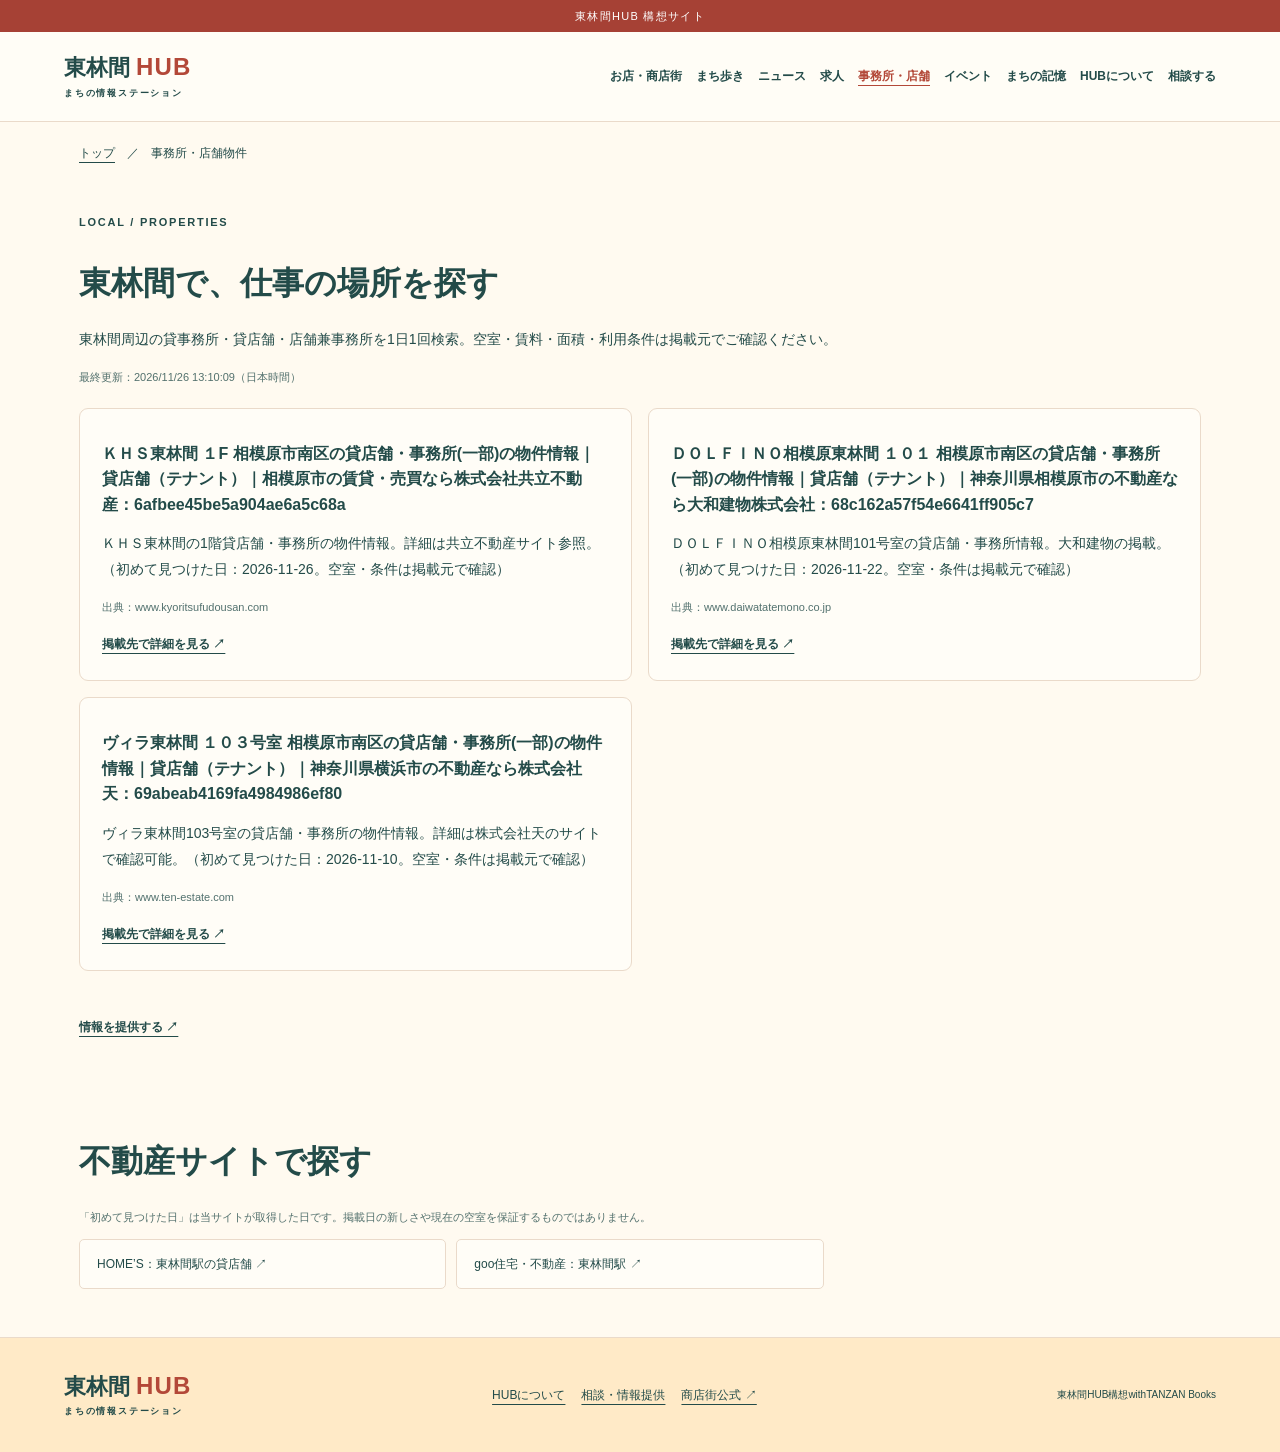
<file: properties.html>
<!doctype html>
<html lang="ja"><head><meta charset="utf-8"><meta name="viewport" content="width=device-width,initial-scale=1"><meta name="description" content="東林間HUBの事務所・店舗物件。お店、人、まちをつなぐ情報ステーション。"><meta name="theme-color" content="#244d3c"><title>事務所・店舗物件｜東林間HUB</title><link rel="stylesheet" href="style.css"><script src="data.js" defer></script><script src="app.js" defer></script></head>
<body><a class="skip" href="#main">本文へ</a><div class="draft">東林間HUB 構想サイト</div><header><a href="index.html" class="brand"><span>東林間<span class="hub">HUB</span><small>まちの情報ステーション</small></span></a><button id="menu" class="menu" aria-expanded="false" aria-controls="nav">メニュー ☰</button><nav id="nav" aria-label="メインメニュー"><a href="shops.html">お店・商店街</a><a href="walk.html">まち歩き</a><a href="news.html">ニュース</a><a href="jobs.html">求人</a><a href="events.html">イベント</a><a href="memory.html">まちの記憶</a><a href="about.html">HUBについて</a><a href="contact.html">相談する</a></nav></header><main id="main"><div class="breadcrumb"><a href="index.html">トップ</a><span>／</span><span>事務所・店舗物件</span></div><section class="section feed-page"><p class="eyebrow">LOCAL / PROPERTIES</p><h1>東林間で、仕事の場所を探す</h1><p>東林間周辺の貸事務所・貸店舗・店舗兼事務所を1日1回検索。空室・賃料・面積・利用条件は掲載元でご確認ください。</p><p id="properties-updated" class="editor-note"></p><div id="properties-feed" class="live-grid"></div><a class="text-link" href="contact.html">情報を提供する ↗</a></section><section class="section"><h2>不動産サイトで探す</h2><p class="editor-note">「初めて見つけた日」は当サイトが取得した日です。掲載日の新しさや現在の空室を保証するものではありません。</p><div class="directory-grid"><a class="directory-link" href="https://www.homes.co.jp/chintai/tempo/kanagawa/higashirinkan_05029-st/list/" target="_blank" rel="noopener noreferrer">HOME’S：東林間駅の貸店舗 ↗</a><a class="directory-link" href="https://house.goo.ne.jp/rent/shuto_bb/ensen/312/2312020.html" target="_blank" rel="noopener noreferrer">goo住宅・不動産：東林間駅 ↗</a></div></section></main><footer><a href="index.html" class="brand"><span>東林間<span class="hub">HUB</span><small>まちの情報ステーション</small></span></a><div class="footer-links"><a href="about.html">HUBについて</a><a href="contact.html">相談・情報提供</a><a href="https://www.higashi-rinkan.net/" target="_blank" rel="noopener noreferrer">商店街公式 ↗</a></div><small>東林間HUB構想withTANZAN Books</small></footer><dialog id="detail"><button id="close-detail" class="close" aria-label="閉じる">×</button><div id="detail-content"></div></dialog></body></html>
</file>
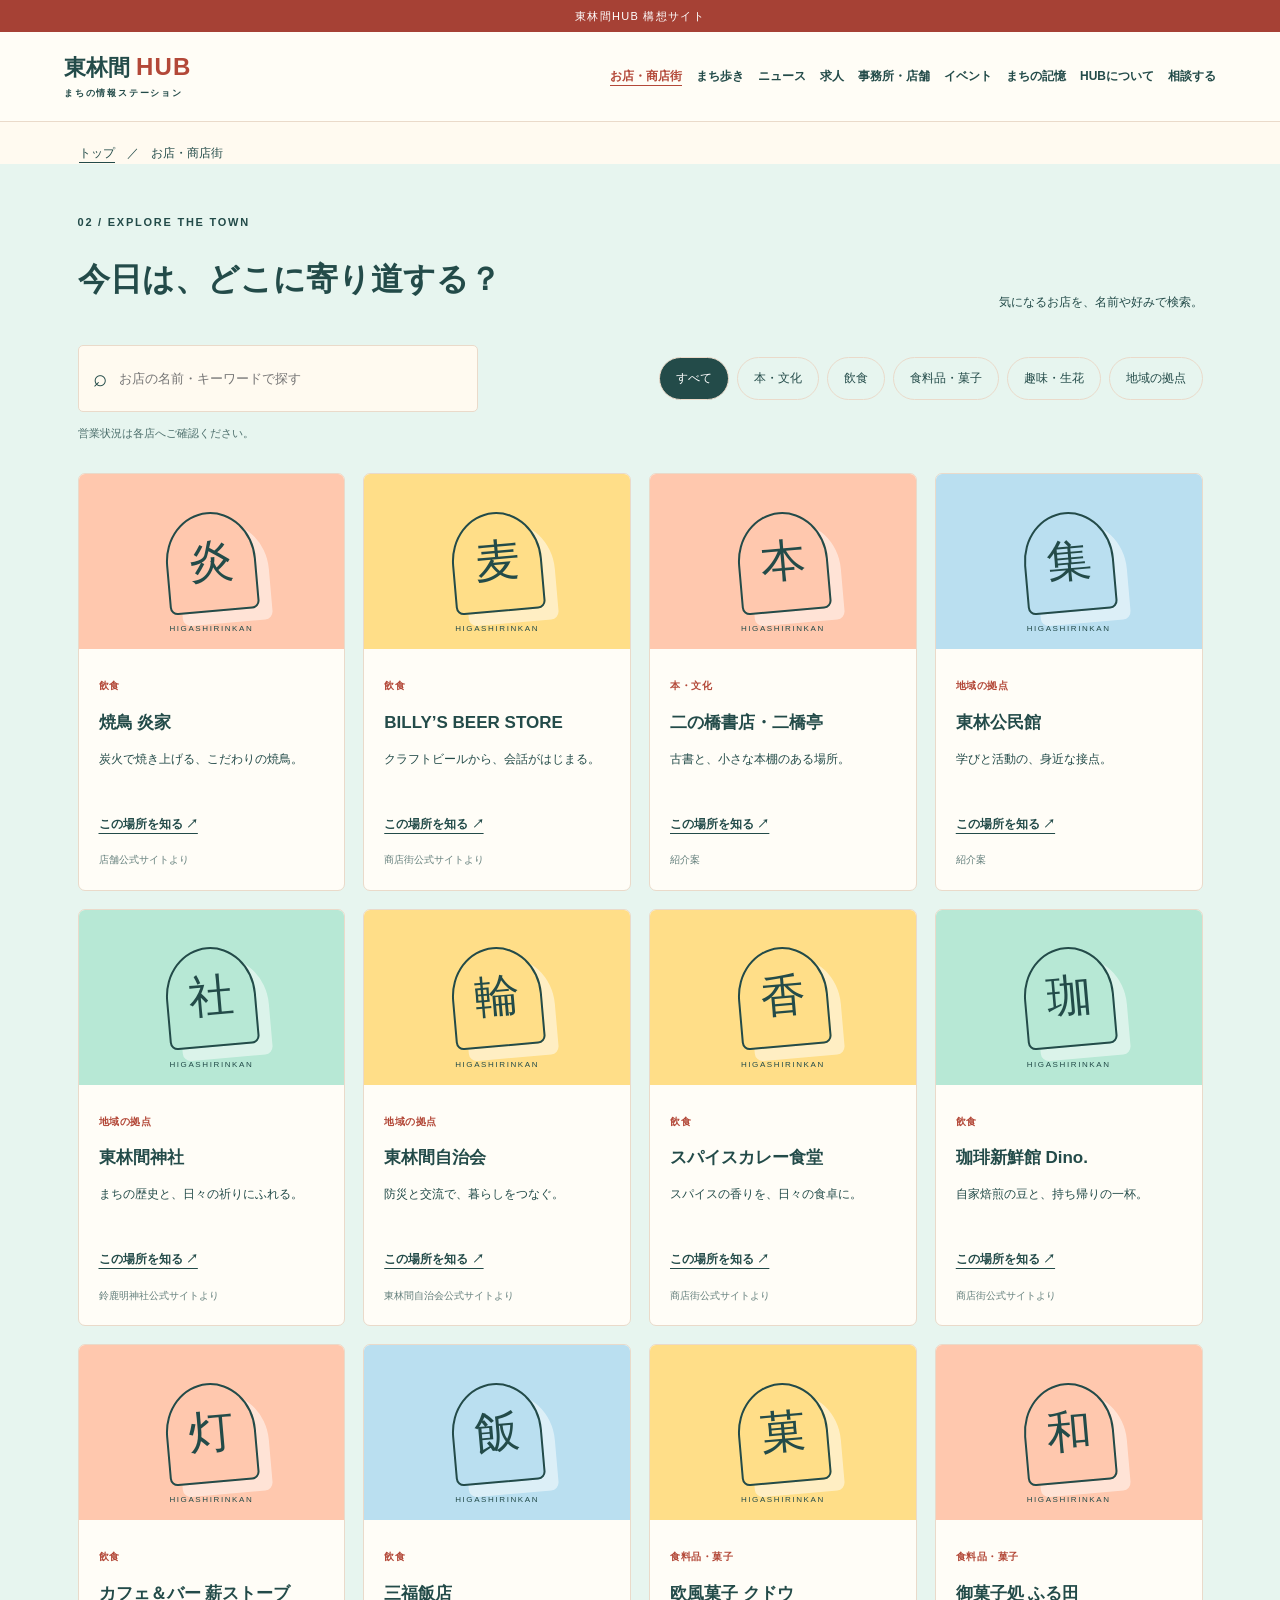
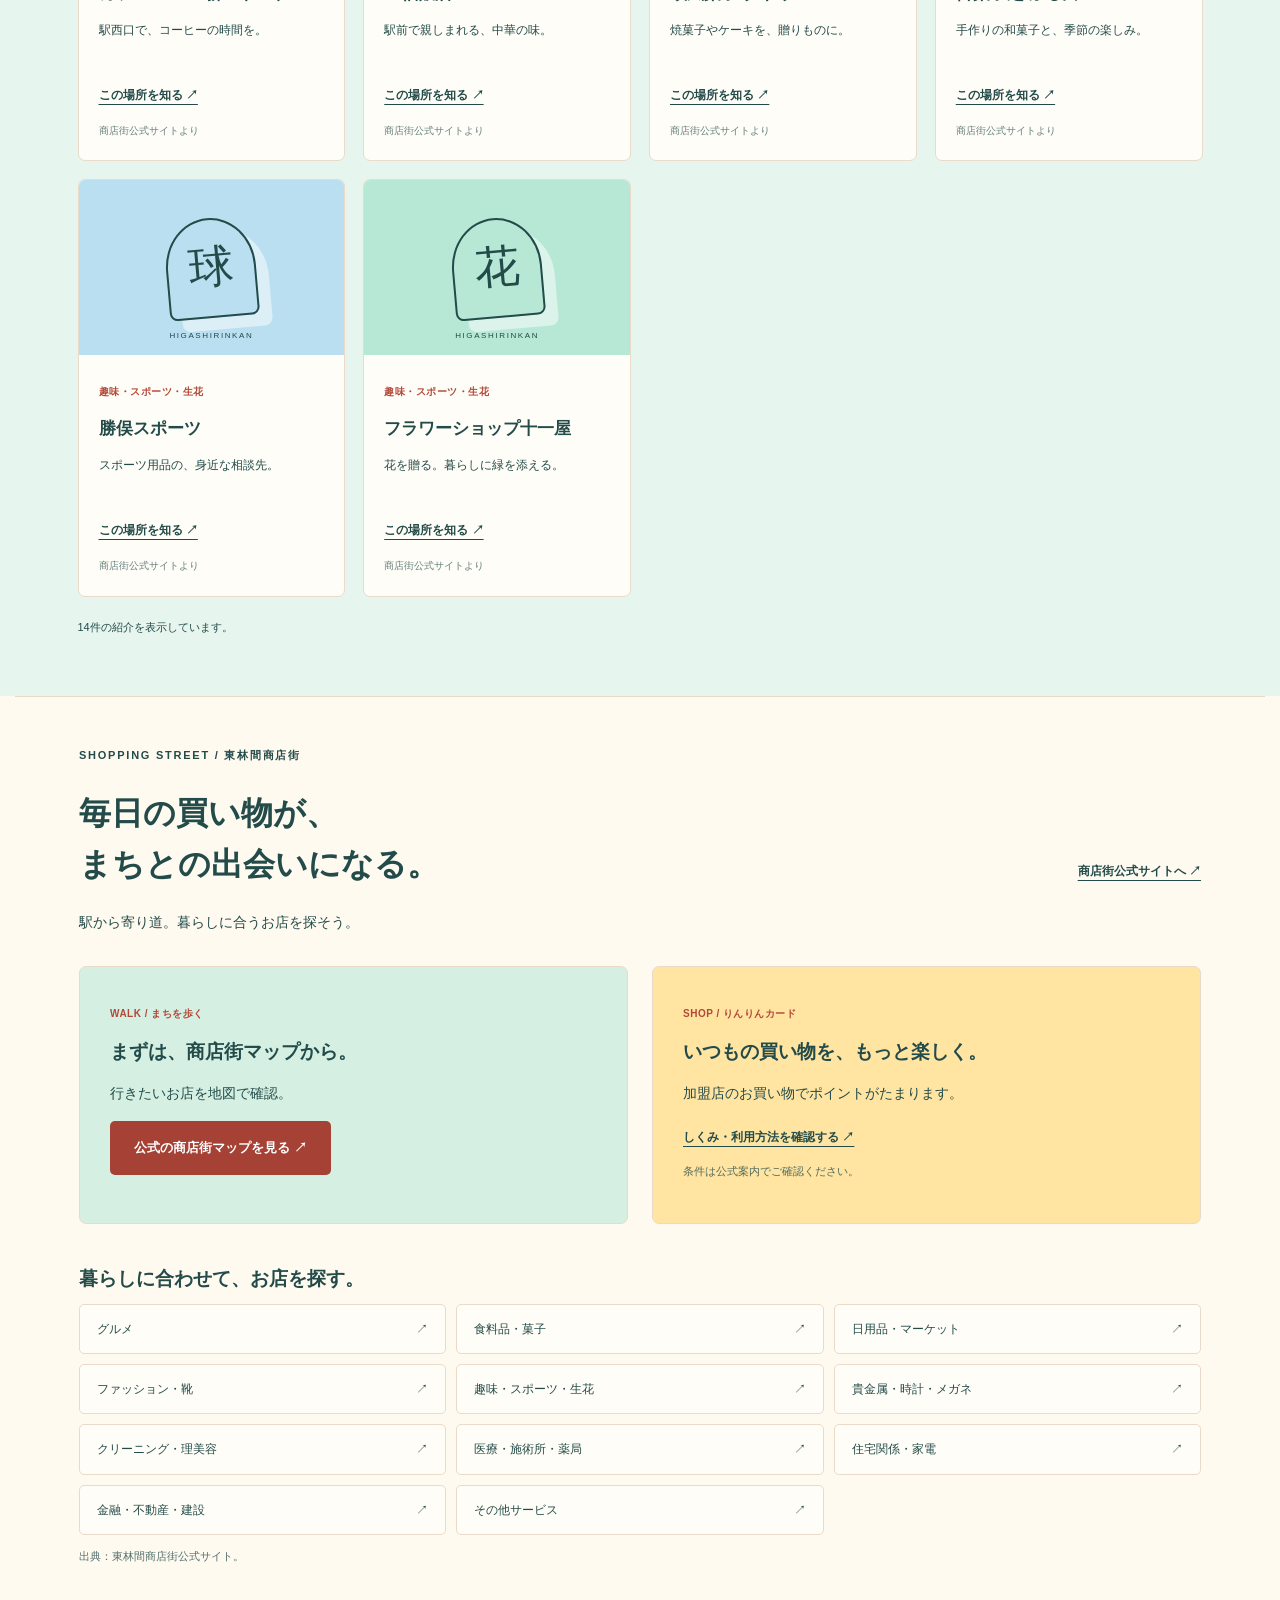
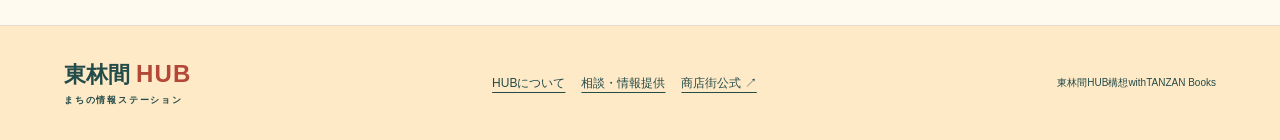
<file: shops.html>
<!doctype html>
<html lang="ja"><head><meta charset="utf-8"><meta name="viewport" content="width=device-width,initial-scale=1"><meta name="description" content="東林間HUBのお店・商店街。お店、人、まちをつなぐ情報ステーション。"><meta name="theme-color" content="#244d3c"><title>お店・商店街｜東林間HUB</title><link rel="stylesheet" href="style.css"><script src="data.js" defer></script><script src="app.js" defer></script></head>
<body><a class="skip" href="#main">本文へ</a><div class="draft">東林間HUB 構想サイト</div><header><a href="index.html" class="brand"><span>東林間<span class="hub">HUB</span><small>まちの情報ステーション</small></span></a><button id="menu" class="menu" aria-expanded="false" aria-controls="nav">メニュー ☰</button><nav id="nav" aria-label="メインメニュー"><a href="shops.html" aria-current="page">お店・商店街</a><a href="walk.html">まち歩き</a><a href="news.html">ニュース</a><a href="jobs.html">求人</a><a href="events.html">イベント</a><a href="memory.html">まちの記憶</a><a href="about.html">HUBについて</a><a href="contact.html">相談する</a></nav></header><main id="main"><div class="breadcrumb"><a href="index.html">トップ</a><span>／</span><span>お店・商店街</span></div><section id="places" class="section places"><div class="section-heading"><div><p class="eyebrow">02 / EXPLORE THE TOWN</p><h1 class="page-title">今日は、どこに寄り道する？</h1></div><p>気になるお店を、名前や好みで検索。</p></div><div class="search-row"><label class="search"><span>⌕</span><input id="search" type="search" placeholder="お店の名前・キーワードで探す" aria-label="お店の名前やキーワードで検索"></label><div id="filters" class="filters" aria-label="お店のカテゴリー"><button class="active" data-category="all" aria-pressed="true">すべて</button><button data-category="books" aria-pressed="false">本・文化</button><button data-category="food" aria-pressed="false">飲食</button><button data-category="sweets" aria-pressed="false">食料品・菓子</button><button data-category="hobby" aria-pressed="false">趣味・生花</button><button data-category="community" aria-pressed="false">地域の拠点</button></div></div><p class="editor-note">営業状況は各店へご確認ください。</p><div id="place-grid" class="card-grid"></div><p id="search-status" class="status" role="status" aria-live="polite"></p></section><section id="shopping" class="section shopping"><div class="section-heading"><div><p class="eyebrow">SHOPPING STREET / 東林間商店街</p><h2>毎日の買い物が、<br>まちとの出会いになる。</h2></div><a class="text-link" href="https://www.higashi-rinkan.net/" target="_blank" rel="noopener noreferrer">商店街公式サイトへ ↗</a></div><p class="shopping-intro">駅から寄り道。暮らしに合うお店を探そう。</p><div class="shopping-highlights"><article class="map-box"><span class="tag">WALK / まちを歩く</span><h3>まずは、商店街マップから。</h3><p>行きたいお店を地図で確認。</p><a class="button" href="https://www.higashi-rinkan.net/map.html" target="_blank" rel="noopener noreferrer">公式の商店街マップを見る ↗</a></article><article class="rinrin-box"><span class="tag">SHOP / りんりんカード</span><h3>いつもの買い物を、もっと楽しく。</h3><p>加盟店のお買い物でポイントがたまります。</p><a class="text-link" href="https://www.higashi-rinkan.net/card.html" target="_blank" rel="noopener noreferrer">しくみ・利用方法を確認する ↗</a><p class="editor-note">条件は公式案内でご確認ください。</p></article></div><h3 class="directory-title">暮らしに合わせて、お店を探す。</h3><div id="official-categories" class="directory-grid"></div><p class="editor-note">出典：東林間商店街公式サイト。</p></section></main><footer><a href="index.html" class="brand"><span>東林間<span class="hub">HUB</span><small>まちの情報ステーション</small></span></a><div class="footer-links"><a href="about.html">HUBについて</a><a href="contact.html">相談・情報提供</a><a href="https://www.higashi-rinkan.net/" target="_blank" rel="noopener noreferrer">商店街公式 ↗</a></div><small>東林間HUB構想withTANZAN Books</small></footer><dialog id="detail"><button id="close-detail" class="close" aria-label="閉じる">×</button><div id="detail-content"></div></dialog></body></html>
</file>
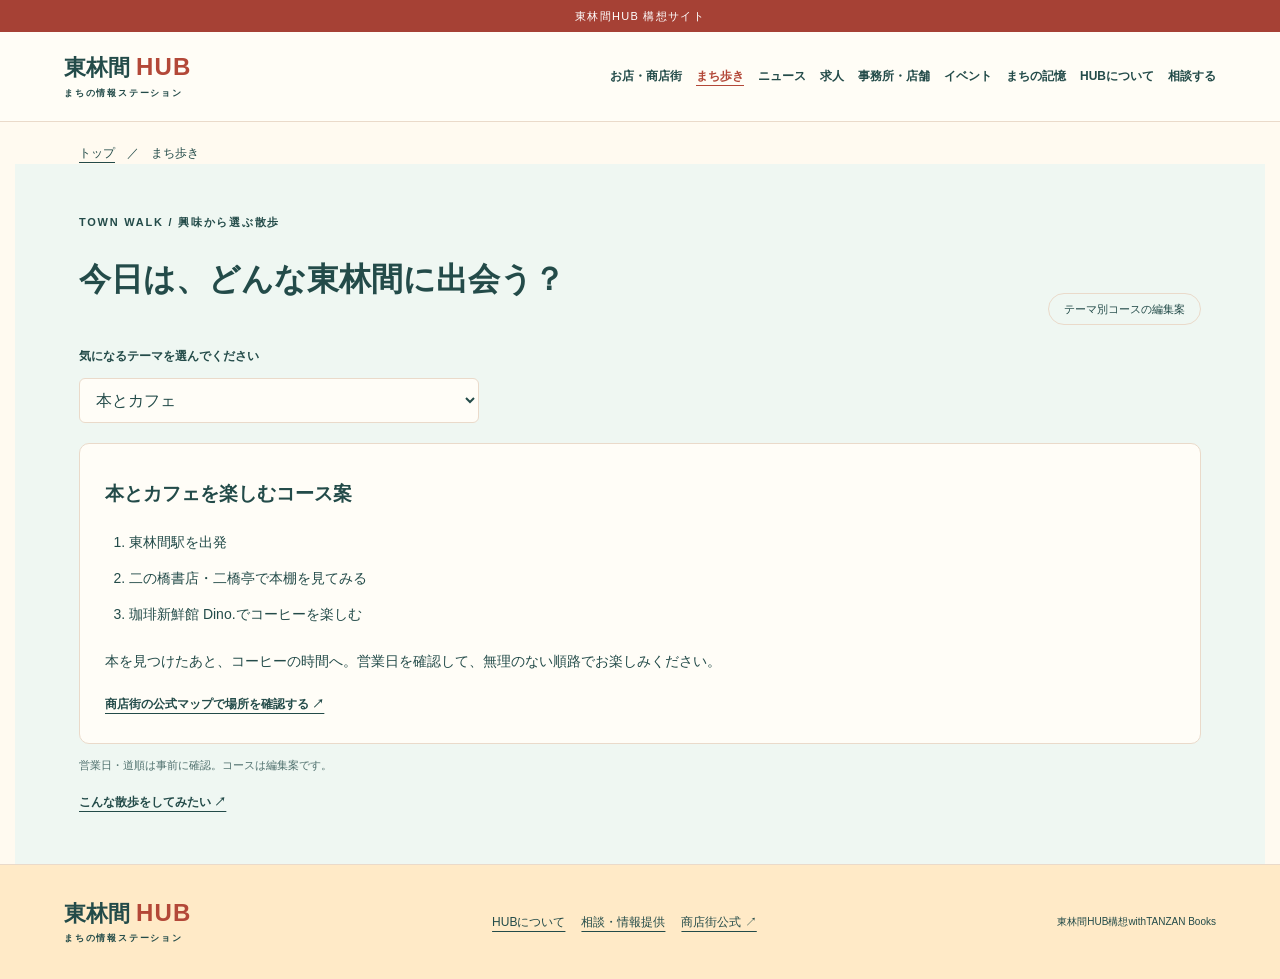
<file: walk.html>
<!doctype html>
<html lang="ja"><head><meta charset="utf-8"><meta name="viewport" content="width=device-width,initial-scale=1"><meta name="description" content="東林間HUBのまち歩き。お店、人、まちをつなぐ情報ステーション。"><meta name="theme-color" content="#244d3c"><title>まち歩き｜東林間HUB</title><link rel="stylesheet" href="style.css"><script src="data.js" defer></script><script src="app.js" defer></script></head>
<body><a class="skip" href="#main">本文へ</a><div class="draft">東林間HUB 構想サイト</div><header><a href="index.html" class="brand"><span>東林間<span class="hub">HUB</span><small>まちの情報ステーション</small></span></a><button id="menu" class="menu" aria-expanded="false" aria-controls="nav">メニュー ☰</button><nav id="nav" aria-label="メインメニュー"><a href="shops.html">お店・商店街</a><a href="walk.html" aria-current="page">まち歩き</a><a href="news.html">ニュース</a><a href="jobs.html">求人</a><a href="events.html">イベント</a><a href="memory.html">まちの記憶</a><a href="about.html">HUBについて</a><a href="contact.html">相談する</a></nav></header><main id="main"><div class="breadcrumb"><a href="index.html">トップ</a><span>／</span><span>まち歩き</span></div><section id="town-walk" class="section town-walk"><div class="section-heading"><div><p class="eyebrow">TOWN WALK / 興味から選ぶ散歩</p><h1 class="page-title">今日は、どんな東林間に出会う？</h1></div><span class="outline-tag">テーマ別コースの編集案</span></div><label class="walk-label" for="walk-theme">気になるテーマを選んでください</label><select id="walk-theme"><option value="books">本とカフェ</option><option value="food">食とお店</option><option value="memory">昔の東林間と今</option></select><div id="walk-result" class="walk-result" aria-live="polite"></div><p class="editor-note">営業日・道順は事前に確認。コースは編集案です。</p><a class="text-link" data-consult="東林間まち歩き案内のアイデア・相談" href="contact.html">こんな散歩をしてみたい ↗</a></section></main><footer><a href="index.html" class="brand"><span>東林間<span class="hub">HUB</span><small>まちの情報ステーション</small></span></a><div class="footer-links"><a href="about.html">HUBについて</a><a href="contact.html">相談・情報提供</a><a href="https://www.higashi-rinkan.net/" target="_blank" rel="noopener noreferrer">商店街公式 ↗</a></div><small>東林間HUB構想withTANZAN Books</small></footer><dialog id="detail"><button id="close-detail" class="close" aria-label="閉じる">×</button><div id="detail-content"></div></dialog></body></html>
</file>
<file: style.css>
:root{--ink:#234b49;--cream:#fffaf0;--orange:#b34838;--line:#eadaca}*{box-sizing:border-box}html{scroll-behavior:smooth;scroll-padding-top:100px}body{margin:0;background:var(--cream);color:var(--ink);font-family:'Noto Sans JP','Yu Gothic',Meiryo,sans-serif;line-height:1.85}a{color:inherit}button,input,select,textarea{font:inherit}button,a,input,select,textarea{-webkit-tap-highlight-color:transparent}button{cursor:pointer}a{text-underline-offset:5px}a:focus-visible,button:focus-visible,input:focus-visible,select:focus-visible,textarea:focus-visible{outline:3px solid var(--orange);outline-offset:5px}.skip{position:absolute;left:10px;top:-100px;z-index:20;background:white;padding:10px}.skip:focus{top:10px}.draft{background:var(--ink);color:white;text-align:center;font-size:11px;letter-spacing:.12em;padding:6px 15px}.draft span{opacity:.7;margin-left:20px}header{display:flex;justify-content:space-between;align-items:center;padding:22px 5%;border-bottom:1px solid var(--line);background:var(--cream);position:sticky;top:0;z-index:5}.brand{display:flex;gap:12px;align-items:center;text-decoration:none;font-weight:800;font-size:22px;line-height:1.1;white-space:nowrap}.brand-icon{display:grid;place-items:center;border:2px solid var(--ink);border-radius:50%;width:45px;height:45px;font-family:serif;font-size:24px}.hub{font-size:24px;margin-left:6px;letter-spacing:.05em}.brand small{display:block;font-size:9px;letter-spacing:.2em;margin-top:8px}nav{display:flex;align-items:center;gap:26px;font-size:13px;font-weight:700}nav a{text-decoration:none}.nav-cta{border:1px solid var(--ink);padding:8px 18px;border-radius:30px}.menu{display:none}.hero{max-width:1400px;margin:auto;display:grid;grid-template-columns:46% 54%;padding:65px 5% 60px;gap:15px;overflow:hidden}.eyebrow{font-size:11px;font-weight:800;letter-spacing:.16em;margin:0 0 22px}.hero h1{font-family:'Yu Mincho','Hiragino Mincho ProN',serif;font-size:clamp(36px,4.1vw,62px);line-height:1.55;font-weight:600;letter-spacing:.04em;margin:0 0 20px}.hero h1 span{color:var(--orange)}.lead{font-size:15px;line-height:2.1;margin-bottom:28px}.button{display:inline-flex;align-items:center;justify-content:center;gap:28px;background:var(--ink);color:white;border:0;border-radius:5px;padding:15px 24px;text-decoration:none;font-size:13px;font-weight:700}.button:hover{background:#37644f}.hero-note{font-size:11px;letter-spacing:.1em;margin-top:28px}.hero-art{align-self:center;position:relative;min-width:0}.hero-art img{display:block;width:100%}.art-caption{display:block;text-align:center;font-size:11px;letter-spacing:.08em;margin-top:10px}.ticker{display:flex;justify-content:center;align-items:center;gap:28px;border-top:1px solid var(--line);border-bottom:1px solid var(--line);padding:19px 20px;font-size:13px}.ticker span{font-size:10px;letter-spacing:.12em;margin-right:20px}.ticker i{color:var(--orange);font-style:normal}.section{max-width:1250px;margin:auto;padding:90px 5%;scroll-margin-top:15px}h2{font-family:'Yu Mincho','Hiragino Mincho ProN',serif;font-size:clamp(25px,2.5vw,36px);line-height:1.6;margin:0 0 20px}h3{font-size:19px;line-height:1.6;margin:10px 0}p{font-size:14px}.about{display:grid;grid-template-columns:1fr 1fr;gap:65px}.about p{margin-top:0}.pill-row{display:flex;gap:12px;margin-top:25px}.pill-row span{border:1px solid var(--line);border-radius:30px;padding:6px 20px;font-size:12px}.places{background:#eeeee4;max-width:none}.places>*{max-width:1125px;margin-left:auto;margin-right:auto}.section-heading{display:flex;align-items:end;justify-content:space-between;gap:24px;margin-bottom:35px}.section-heading p:not(.eyebrow){font-size:12px}.search-row{display:flex;align-items:center;justify-content:space-between;gap:20px}.search{display:flex;align-items:center;background:var(--cream);padding:10px 14px;border:1px solid var(--line);border-radius:5px;gap:10px;flex:1;max-width:400px}.search input{background:transparent;border:0;width:100%;font-size:13px;min-width:0}.search span{font-size:24px}.filters{display:flex;gap:8px;flex-wrap:wrap}.filters button{border:1px solid var(--line);background:transparent;color:var(--ink);border-radius:30px;font-size:12px;padding:9px 16px}.filters button.active{background:var(--ink);color:white}.editor-note{font-size:11px;opacity:.78;line-height:1.85}.card-grid{display:grid;grid-template-columns:repeat(4,1fr);gap:18px;margin-top:30px}.place-card{background:var(--cream);border-radius:7px;overflow:hidden;border:1px solid var(--line)}.place-visual{height:175px;display:grid;place-items:center;position:relative;overflow:hidden}.peach{background:#e8c4ae}.sage{background:#bfd0bf}.yellow{background:#e5d399}.blue{background:#bacccf}.shop-icon{border:2px solid currentColor;border-radius:50% 50% 8px 8px;width:90px;height:100px;display:grid;place-items:center;font-family:serif;font-size:45px;box-shadow:12px 12px 0 #ffffff45;transform:rotate(-5deg)}.visual-label{position:absolute;bottom:12px;font-size:8px;letter-spacing:.2em}.card-body{padding:20px}.tag{font-size:10px;letter-spacing:.05em;font-weight:700;color:var(--orange)}.card-body h3{font-size:17px}.card-body p{font-size:12px;min-height:45px}.text-link{background:none;border:0;padding:8px 0;color:var(--ink);font-size:12px;font-weight:700;text-decoration:underline;text-underline-offset:5px}.status{font-size:11px;margin-top:20px}.outline-tag{font-size:11px;border:1px solid var(--line);border-radius:20px;padding:5px 15px}.event-row{display:flex;align-items:center;gap:30px;padding:25px 0;border-top:1px solid var(--line)}.event-row:last-child{border-bottom:1px solid var(--line)}.event-date{width:115px;text-align:center;border-right:1px solid var(--line);padding-right:25px;flex-shrink:0;line-height:1.3}.event-date>*{display:block}.event-date small{font-size:11px}.event-date strong{font-size:30px;font-weight:500;margin:8px 0}.event-date span{font-size:10px;letter-spacing:.1em}.event-body{flex:1}.event-body h3{margin:4px 0}.event-body p{margin:0;font-size:12px}.event-more{border:1px solid var(--line);border-radius:30px;padding:8px 20px;background:transparent;color:var(--ink);font-size:12px}.stories{padding-top:25px}.story-grid{display:grid;grid-template-columns:1.25fr 1fr;gap:40px}.story-visual{height:260px;background:#e1d8b8;border-radius:5px;margin-bottom:22px}.map-visual{background-color:#e8dfc4;background-image:linear-gradient(28deg,transparent 40%,#f7f5ed 40%,#f7f5ed 46%,transparent 46%),linear-gradient(105deg,transparent 45%,#f7f5ed 45%,#f7f5ed 49%,transparent 49%),repeating-linear-gradient(0deg,transparent,transparent 35px,#c9c3ae 36px,transparent 37px);display:grid;place-items:center}.map-visual span{background:var(--cream);padding:20px 30px;transform:rotate(-7deg);box-shadow:5px 7px 0 #244d3c20;font-family:serif;line-height:1.5}.map-visual strong{font-size:28px}.story-aside{display:flex;flex-direction:column;gap:30px}.story-aside article{padding:25px 0;border-top:1px solid var(--line)}.guide{max-width:none;background:var(--ink);color:var(--cream);text-align:center}.guide-grid{max-width:1100px;margin:40px auto;display:grid;grid-template-columns:repeat(3,1fr);gap:35px;text-align:left}.guide-grid article{border-top:1px solid #ffffff40;padding-top:22px}.guide-grid article>span{color:#d9ac76;font-size:12px}.guide-grid p{font-size:13px;opacity:.8}.light{background:var(--cream);color:var(--ink)}.light:hover{background:#e6deca}.join{display:grid;grid-template-columns:1fr 1fr;gap:60px}form label{display:block;font-size:12px;font-weight:700;margin-bottom:18px}form input,form select,form textarea{display:block;width:100%;background:#fffdf6;border:1px solid var(--line);border-radius:4px;color:var(--ink);padding:10px 12px;margin-top:7px;font-size:14px}textarea{resize:vertical}#contact-status{font-size:12px}footer{border-top:1px solid var(--line);padding:35px 5%;display:flex;align-items:center;justify-content:space-between;gap:30px}footer p{font-size:12px}footer>small{font-size:10px}dialog{border:1px solid var(--line);background:var(--cream);color:var(--ink);border-radius:8px;padding:45px;max-width:560px;width:calc(100% - 35px)}dialog::backdrop{background:#163025a6}.close{position:absolute;right:15px;top:10px;background:none;border:0;font-size:28px;color:var(--ink)}
@media(max-width:1000px){nav{gap:14px;font-size:11px}.card-grid{grid-template-columns:repeat(2,1fr)}.hero h1{font-size:42px}.ticker{gap:15px}.ticker span{display:none}.search-row{align-items:stretch;flex-direction:column}.search{max-width:none}.about{gap:35px}footer{flex-wrap:wrap}}
@media(max-width:700px){.draft{font-size:9px}.draft span{display:block;margin:0}header{padding:15px 5%}.brand{font-size:18px}.brand-icon{width:36px;height:36px;font-size:20px}.hub{font-size:20px}.menu{display:block;background:none;border:1px solid var(--line);border-radius:20px;color:var(--ink);padding:7px 12px;font-size:11px}nav{display:none;position:absolute;top:100%;left:0;right:0;padding:20px 5%;background:var(--cream);border-bottom:1px solid var(--line);flex-direction:column;align-items:stretch;font-size:14px}nav.open{display:flex}.hero{grid-template-columns:1fr;padding-top:35px;gap:15px}.hero h1{font-size:39px}.hero-art{max-width:490px;margin:auto}.hero-note{margin-bottom:0}.ticker{gap:10px;font-size:10px;flex-wrap:wrap}.section{padding:55px 6%}.about,.story-grid,.join{grid-template-columns:1fr;gap:25px}.section-heading{display:block;margin-bottom:20px}.filters{gap:6px}.filters button{font-size:11px;padding:8px 13px}.card-grid{gap:12px}.card-body{padding:14px}.card-body h3{font-size:14px}.place-visual{height:140px}.shop-icon{width:72px;height:82px;font-size:36px}.event-row{gap:15px;flex-wrap:wrap}.event-date{width:78px;padding-right:12px}.event-date strong{font-size:24px}.event-body h3{font-size:16px}.event-more{margin-left:92px}.guide-grid{grid-template-columns:1fr;gap:18px;margin:25px auto}.guide h2{font-size:30px}footer{flex-direction:column;align-items:flex-start;gap:15px}dialog{padding:40px 24px}.pill-row{gap:7px}.pill-row span{padding:5px 14px}h2{font-size:27px}}
@media(prefers-reduced-motion:reduce){html{scroll-behavior:auto}}

/* 商店街公式コンテンツ */
.shopping{border-top:1px solid var(--line)}.shopping-intro{max-width:780px;margin-bottom:30px}.shopping-highlights{display:grid;grid-template-columns:1fr 1fr;gap:24px}.shopping-highlights article{padding:30px;border:1px solid var(--line);border-radius:7px}.map-box{background:#e2e6da}.rinrin-box{background:#eee1c3}.directory-title{margin-top:40px}.directory-grid{display:grid;grid-template-columns:repeat(3,1fr);gap:10px}.directory-link{display:flex;justify-content:space-between;gap:10px;align-items:center;border:1px solid var(--line);border-radius:5px;padding:13px 17px;font-size:12px;text-decoration:none}.directory-link:hover{background:#e2e6da}.source-label{font-size:10px!important;min-height:0!important;opacity:.7;margin:8px 0 0}.search-row{flex-wrap:wrap}.search{flex-basis:340px}.filters{flex:1;justify-content:flex-end}.festivals{padding-bottom:25px}.festival-grid{display:grid;grid-template-columns:repeat(3,1fr);gap:25px}.festival-mark{height:130px;display:grid;place-items:center;font-family:serif;font-size:55px;border-radius:5px;margin-bottom:20px;background-image:repeating-linear-gradient(135deg,transparent,transparent 15px,#ffffff20 16px,#ffffff20 17px)}.summer{background-color:#c4d0c0}.autumn{background-color:#dfbea3}.family{background-color:#e3d2a0}.festival-grid p{font-size:13px}.address{border-top:1px solid var(--line);padding-top:15px;font-size:12px}@media(max-width:1100px){nav{gap:12px;font-size:11px}}@media(max-width:700px){.shopping-highlights,.festival-grid{grid-template-columns:1fr}.directory-grid{grid-template-columns:1fr 1fr}.shopping-highlights article{padding:22px}.directory-link{font-size:11px;padding:11px}.search{flex-basis:auto}.filters{justify-content:flex-start}.festival-mark{height:110px}}

/* 明るく華やかな、まちの配色 */
.draft{background:#a64135}.draft span{opacity:1}header{background:#fffdf6}.hub{color:#b34838}.hero{background:radial-gradient(ellipse at 85% 25%,#ffdfae80,transparent 55%),radial-gradient(ellipse at 20% 95%,#c5eee480,transparent 50%)}.ticker{background:#ffe5a3;border-color:#efd18d}.ticker b:first-of-type{color:#a64135}.ticker i{color:#a64135}.button{background:#a64135}.button:hover{background:#8a352b}.light{background:#fff7d8;color:#234b49}.light:hover{background:#ffe5a3}.pill-row span:nth-child(1){background:#ffd9c7}.pill-row span:nth-child(2){background:#ffe5a3}.pill-row span:nth-child(3){background:#c5eee4}.pill-row span:nth-child(4){background:#e3d7f5}.places{background:#e7f5ef}.place-card{background:#fffdf7}.peach{background:#ffc8ae}.sage{background:#b7e8d5}.yellow{background:#ffde88}.blue{background:#badff0}.shop-icon{box-shadow:12px 12px 0 #ffffff80}.map-box{background:#d5f0e3}.rinrin-box{background:#ffe4a2}.directory-link{background:#fffdf7}.directory-link:hover{background:#d5f0e3}.festival-mark.summer{background-color:#aee1cd}.festival-mark.autumn{background-color:#ffc8ae}.festival-mark.family{background-color:#ffde88}.event-date strong{color:#b34838}.guide{background:linear-gradient(125deg,#246663,#34597a);color:#fffaf0}.guide-grid article>span{color:#ffe4a2}.guide-grid p{opacity:1}.join{background:linear-gradient(150deg,#fffaf0,#fff0dc)}footer{background:#ffeac7}.map-visual{background-color:#ffe3af}footer>small{color:#234b49}@media(max-width:1000px){.ticker span{display:block;width:100%;text-align:center;margin:0}.ticker{flex-wrap:wrap}}

.hero-art img{height:auto;border-radius:14px;box-shadow:0 12px 35px #80593118}.art-caption{line-height:1.8}

.hero-gallery{display:grid;gap:18px}.hero-gallery figure{margin:0}.hero-gallery figcaption{font-size:10px;margin-top:6px;letter-spacing:.08em}.hero-art{align-self:start}@media(min-width:1001px){.hero-gallery{gap:15px}}

/* 2枚目のイラストの左側に町のメッセージを配置 */
.hero{grid-template-columns:minmax(0,46fr) minmax(0,54fr);column-gap:30px;row-gap:26px}.hero-copy{grid-column:1;grid-row:1}.hero-art,.hero-gallery{display:contents}.hero-gallery figure{grid-column:2;min-width:0}.hero-gallery figure:first-child{grid-row:1;align-self:center}.hero-gallery figure:nth-child(2){grid-row:2;align-self:center}.hero .art-caption{grid-column:2;grid-row:3;margin-top:0}.hero .ticker{grid-column:1;grid-row:2;align-self:center;display:flex;flex-direction:column;gap:9px;padding:28px 18px;background:linear-gradient(145deg,#fff2cc,#ffdfba);border:1px solid #efd18d;border-radius:14px;text-align:center}.hero .ticker span{display:block;width:auto;margin:0 0 16px;font-size:11px;letter-spacing:.13em}.hero .ticker b{font-family:'Yu Mincho','Hiragino Mincho ProN',serif;font-size:clamp(21px,2.1vw,31px);line-height:1.4}.hero .ticker i{font-size:20px;line-height:1}.hero .ticker b:nth-of-type(2){color:#246663}.hero .ticker b:nth-of-type(3){color:#34597a}.hero .ticker b:nth-of-type(4){color:#a64135}@media(max-width:700px){.hero{grid-template-columns:minmax(0,1fr);gap:20px}.hero-copy{grid-column:1;grid-row:1}.hero-gallery figure{grid-column:1}.hero-gallery figure:first-child{grid-row:2}.hero .ticker{grid-column:1;grid-row:3}.hero-gallery figure:nth-child(2){grid-row:4}.hero .art-caption{grid-column:1;grid-row:5}.hero .ticker b{font-size:24px}}

.ai-hub{background:#fff3dc;max-width:none}.ai-hub>*{max-width:1125px;margin-left:auto;margin-right:auto}.ai-grid{display:grid;grid-template-columns:repeat(3,minmax(0,1fr));gap:20px;margin-top:30px}.ai-card{padding:25px;border:1px solid var(--line);border-radius:12px;background:#fffdf7}.ai-card:nth-child(3n+2){background:#e4f4ed}.ai-card:nth-child(3n){background:#ffe4d5}.ai-number{font-size:12px;font-weight:700;color:#a64135}.ai-card h3{font-size:19px}.ai-detail{font-size:11px;border-top:1px solid var(--line);padding-top:12px}.ai-card .outline-tag{display:inline-block;font-size:10px}.town-walk{background:#eff7f2}.walk-label{display:block;font-size:12px;font-weight:700;margin-bottom:10px}#walk-theme{width:100%;max-width:400px;padding:12px;border:1px solid var(--line);border-radius:6px;background:#fffdf7;color:var(--ink);font:inherit}.walk-result{padding:25px;background:#fffdf7;border:1px solid var(--line);border-radius:10px;margin-top:20px}.walk-steps{padding-left:24px}.walk-steps li{padding:5px 0;font-size:14px}@media(min-width:701px) and (max-width:1150px){header{flex-wrap:wrap;gap:18px}nav{flex-wrap:wrap}}@media(max-width:900px){.ai-grid{grid-template-columns:repeat(2,minmax(0,1fr))}}@media(max-width:700px){.ai-grid{grid-template-columns:1fr}.ai-card{padding:22px}}

.live-grid{display:grid;grid-template-columns:repeat(2,minmax(0,1fr));gap:16px;margin:20px 0 40px}.live-card{background:#fffdf7;border:1px solid var(--line);border-radius:9px;padding:22px}.live-card h3{font-size:16px}@media(max-width:700px){.live-grid{grid-template-columns:1fr}}

/* Compact pages: short home, clear destinations */
header nav{gap:14px;font-size:12px}nav a[aria-current="page"]{color:var(--orange);text-decoration:underline}
.section{padding-top:48px;padding-bottom:48px}.section-heading{margin-bottom:20px}.section-heading h2{margin-bottom:0}
.breadcrumb{max-width:1250px;margin:20px auto 0;padding:0 5%;display:flex;gap:12px;font-size:12px}
.feed-page h1{font-family:'Yu Mincho',serif;font-size:32px;margin:0 0 12px}.footer-links{display:flex;flex-wrap:wrap;gap:16px;font-size:12px}
.entry-grid{display:grid;grid-template-columns:repeat(3,minmax(0,1fr));gap:14px}.entry-card{display:flex;gap:16px;align-items:center;padding:22px;border:1px solid var(--line);border-radius:14px;text-decoration:none;background:#fff1cc}.entry-card:nth-child(3n+2){background:#dff3e9}.entry-card:nth-child(3n){background:#ffe2d1}.entry-card:hover{box-shadow:0 5px 20px #234b4915}.entry-card h3{font-size:18px;margin:0}.entry-card h3 span{font-size:12px}.entry-card p{font-size:12px;margin:4px 0 0}.entry-icon{font-family:serif;font-size:28px}.home-news{padding-top:20px}.home-news .live-grid{margin-bottom:0}.home-cta{padding-top:32px;padding-bottom:32px;background:#e7f5ef;border-radius:14px;margin-bottom:32px}.home-cta h2{font-size:24px}.home-cta>div{display:flex;align-items:center;gap:24px}.live-card h3{overflow-wrap:anywhere}.historical img{width:100%;height:auto;border-radius:12px}.memory-gallery{display:grid;grid-template-columns:1fr 1fr;gap:20px}.memory-gallery figure{margin:0}.memory-gallery figcaption{font-size:11px}.hero .lead{font-size:13px;line-height:1.85}.hero-note{display:none}.hero{padding-top:35px;padding-bottom:25px}.hero .ticker .discovery-footer{display:none}
@media(max-width:700px){header{padding:12px 5%}.draft{padding:4px}.section{padding:30px 5%}.breadcrumb{margin-top:16px}.hero{padding:24px 5% 20px;gap:12px}.hero h1{font-size:30px;line-height:1.5;margin-bottom:12px}.hero .lead{font-size:12px;line-height:1.8;margin:0 0 16px}.hero .eyebrow{margin-bottom:10px;font-size:9px}.hero .button{padding:11px 18px}.hero-copy{grid-column:1 / -1;grid-row:1}.hero{grid-template-columns:repeat(2,minmax(0,1fr))}.hero-gallery figure:first-child{grid-column:1;grid-row:2}.hero-gallery figure:nth-child(2){grid-column:2;grid-row:2}.hero-gallery figcaption{font-size:9px;letter-spacing:0}.hero .ticker{grid-column:1 / -1;grid-row:3;padding:16px 12px;gap:10px}.hero .ticker>span{font-size:9px;margin-bottom:0}.hero .ticker .discovery-intro{display:none}.hero .ticker .discovery-word{font-size:18px}.hero .art-caption{grid-column:1 / -1;grid-row:4;font-size:9px}.entry-grid{grid-template-columns:repeat(2,minmax(0,1fr));gap:10px}.entry-card{display:block;padding:15px 12px}.entry-icon{font-size:23px}.entry-card h3{font-size:15px;margin-top:3px}.entry-card p{font-size:10px}.home-explore h2{font-size:23px;margin-bottom:16px}.home-news .section-heading{display:flex;align-items:center;gap:12px}.home-news h2{font-size:21px}.home-news .live-grid{gap:10px;margin-top:12px}.live-card{padding:16px}.live-card h3{font-size:14px;margin:0 0 8px}.live-card p{margin:6px 0}.home-cta{margin:12px 5% 24px;padding:24px 5%}.home-cta h2{font-size:20px}.home-cta>div{gap:15px}.home-cta .button{padding:12px 16px}.about{gap:12px}.ai-grid{gap:12px;margin-top:20px}.ai-card{padding:18px}.card-grid{margin-top:18px}.card-body p{min-height:0}.place-visual{height:100px}.shop-icon{height:62px;width:56px;font-size:28px}.live-grid{margin-bottom:18px}.memory-gallery{gap:10px}footer{padding:24px 5%;gap:12px}.feed-page h1{font-size:28px}}

.page-title{font-family:'Yu Mincho','Hiragino Mincho ProN',serif;font-size:clamp(25px,2.5vw,36px);line-height:1.6;margin:0 0 20px;font-weight:600}
</file>
<file: memory-map.css>
.memory-map-link{display:grid;place-items:center;width:100%;height:260px;border:1px solid #eadaca;border-radius:12px;text-decoration:none;background-color:#fff2d3;background-image:linear-gradient(28deg,transparent 40%,#fffdf7 40%,#fffdf7 46%,transparent 46%),linear-gradient(105deg,transparent 45%,#fffdf7 45%,#fffdf7 49%,transparent 49%);text-align:center}.memory-map-link strong{display:block;font-size:28px;font-family:serif}.memory-map-link small{display:block;font-size:13px;margin-top:12px}.memory-map-link:hover{outline:2px solid #a64135}
.map-page{max-width:1400px;margin:0 auto;padding:26px 4%}.map-page h1{font-family:serif;font-size:clamp(26px,4vw,38px);margin:0}.map-page .map-intro{margin:8px 0 18px}.map-toolbar{display:flex;flex-wrap:wrap;gap:8px;align-items:center;margin-bottom:12px}.map-toolbar button,.map-toolbar select,.map-toolbar a{border:1px solid #d7dfd9;background:#fffdf7;color:#234b49;border-radius:22px;padding:9px 14px;font-size:12px;text-decoration:none}.map-toolbar button:disabled{opacity:.5}.map-shell{position:relative;border:1px solid #d7dfd9;border-radius:14px;overflow:hidden;background:#fff}.map-canvas{height:65svh;min-height:360px;max-height:760px;touch-action:none;z-index:0}.map-shell.is-expanded{position:fixed;inset:0;border-radius:0;z-index:1000}.is-expanded .map-canvas{height:100svh;min-height:0;max-height:none}.map-shell .map-exit{display:none;position:absolute;right:12px;top:12px;z-index:1001;background:#fff;border:1px solid #d7dfd9;border-radius:24px;padding:9px 14px}.is-expanded .map-exit{display:block}.map-state{font-size:12px;padding:12px 0;min-height:42px}.map-state[data-error="true"]{color:#a64135}.map-list{display:grid;grid-template-columns:repeat(3,minmax(0,1fr));gap:14px}.memory-post{background:#fffdf7;padding:18px;border:1px solid #eadaca;border-radius:12px;overflow-wrap:anywhere}.memory-post h3{margin:6px 0;font-size:17px}.memory-post p{white-space:pre-wrap;font-size:13px}.memory-post img{width:100%;max-height:240px;object-fit:contain;background:#f4efe3;border-radius:6px;cursor:zoom-in}.memory-meta{font-size:11px!important;color:#627975}.memory-post button{background:none;border:0;color:#234b49;text-decoration:underline;font-size:12px;padding:8px 0}.memory-post .delete-post{color:#a64135;margin-left:18px}.post-controls{display:flex;justify-content:space-between;gap:12px}.memory-marker{border:3px solid #fff;border-radius:50%;background:#a64135;box-shadow:0 2px 8px #234b4933}.memory-marker.photo-pin{background:#246663}.station-label{background:#fff;border:1px solid #d7dfd9;color:#234b49;font-size:11px;padding:3px 7px;border-radius:10px;white-space:nowrap}.map-dialog{max-width:600px;max-height:90svh;overflow:auto;padding:28px 24px}.map-dialog h2{font-size:24px;margin-top:0}.dialog-top{display:flex;align-items:center;justify-content:space-between;gap:16px}.dialog-top button{background:none;border:0;color:#234b49;font-size:24px;padding:0 8px}.map-dialog form{margin-top:18px}.map-dialog label{margin-bottom:14px}.map-dialog label.checkbox{display:flex;gap:10px;align-items:flex-start;font-weight:400}.map-dialog .checkbox input{width:auto;margin-top:5px;flex-shrink:0}.map-dialog .form-tip{font-size:11px;margin:5px 0}.selected-place{background:#e7f5ef;padding:10px 14px;border-radius:8px;font-size:12px}.photo-preview{display:block;max-height:180px;max-width:100%;margin:10px auto}.map-dialog .photo-view{max-width:100%;max-height:68svh;object-fit:contain}.map-dialog button:disabled{opacity:.5;cursor:wait}.map-dialog .submit-note{font-size:12px;color:#a64135}.photo-clear{background:none;border:0;font-size:12px;text-decoration:underline}.leaflet-popup-content{font-family:'Yu Gothic',Meiryo,sans-serif}.leaflet-popup-content button{font:inherit;border:0;background:#a64135;color:white;border-radius:6px;padding:8px 14px;font-size:12px}.map-legend{font-size:11px;display:flex;gap:18px;margin:0 0 20px}.map-legend span::before{content:'';display:inline-block;width:9px;height:9px;background:#a64135;border-radius:50%;margin-right:6px}.map-legend span:last-child::before{background:#246663}.empty-map{font-size:13px;color:#627975}.tile-map-error{background:#fff5d8;border:1px solid #eadaca;padding:12px;font-size:12px}.map-count{font-size:13px;margin:24px 0 14px}.leaflet-container{background:#fff!important}.leaflet-tile-pane{filter:grayscale(1)}
@media(max-width:700px){.map-page{padding:20px 5%}.map-page .map-intro{font-size:12px}.map-canvas{height:58svh;min-height:340px}.map-list{grid-template-columns:1fr}.map-dialog{padding:22px 18px;width:calc(100% - 24px)}.map-toolbar{gap:6px}.map-toolbar button,.map-toolbar select,.map-toolbar a{font-size:11px;padding:8px 12px}.memory-post{padding:16px}.map-legend{margin-bottom:12px}}

.map-list .memory-post p:not(.memory-meta){display:-webkit-box;-webkit-line-clamp:4;-webkit-box-orient:vertical;overflow:hidden}

.memory-marker{text-align:center;color:#fff;font-size:9px;line-height:14px;font-weight:700}.post-controls{flex-wrap:wrap}#memory-read-content{display:grid;gap:12px}
</file>
